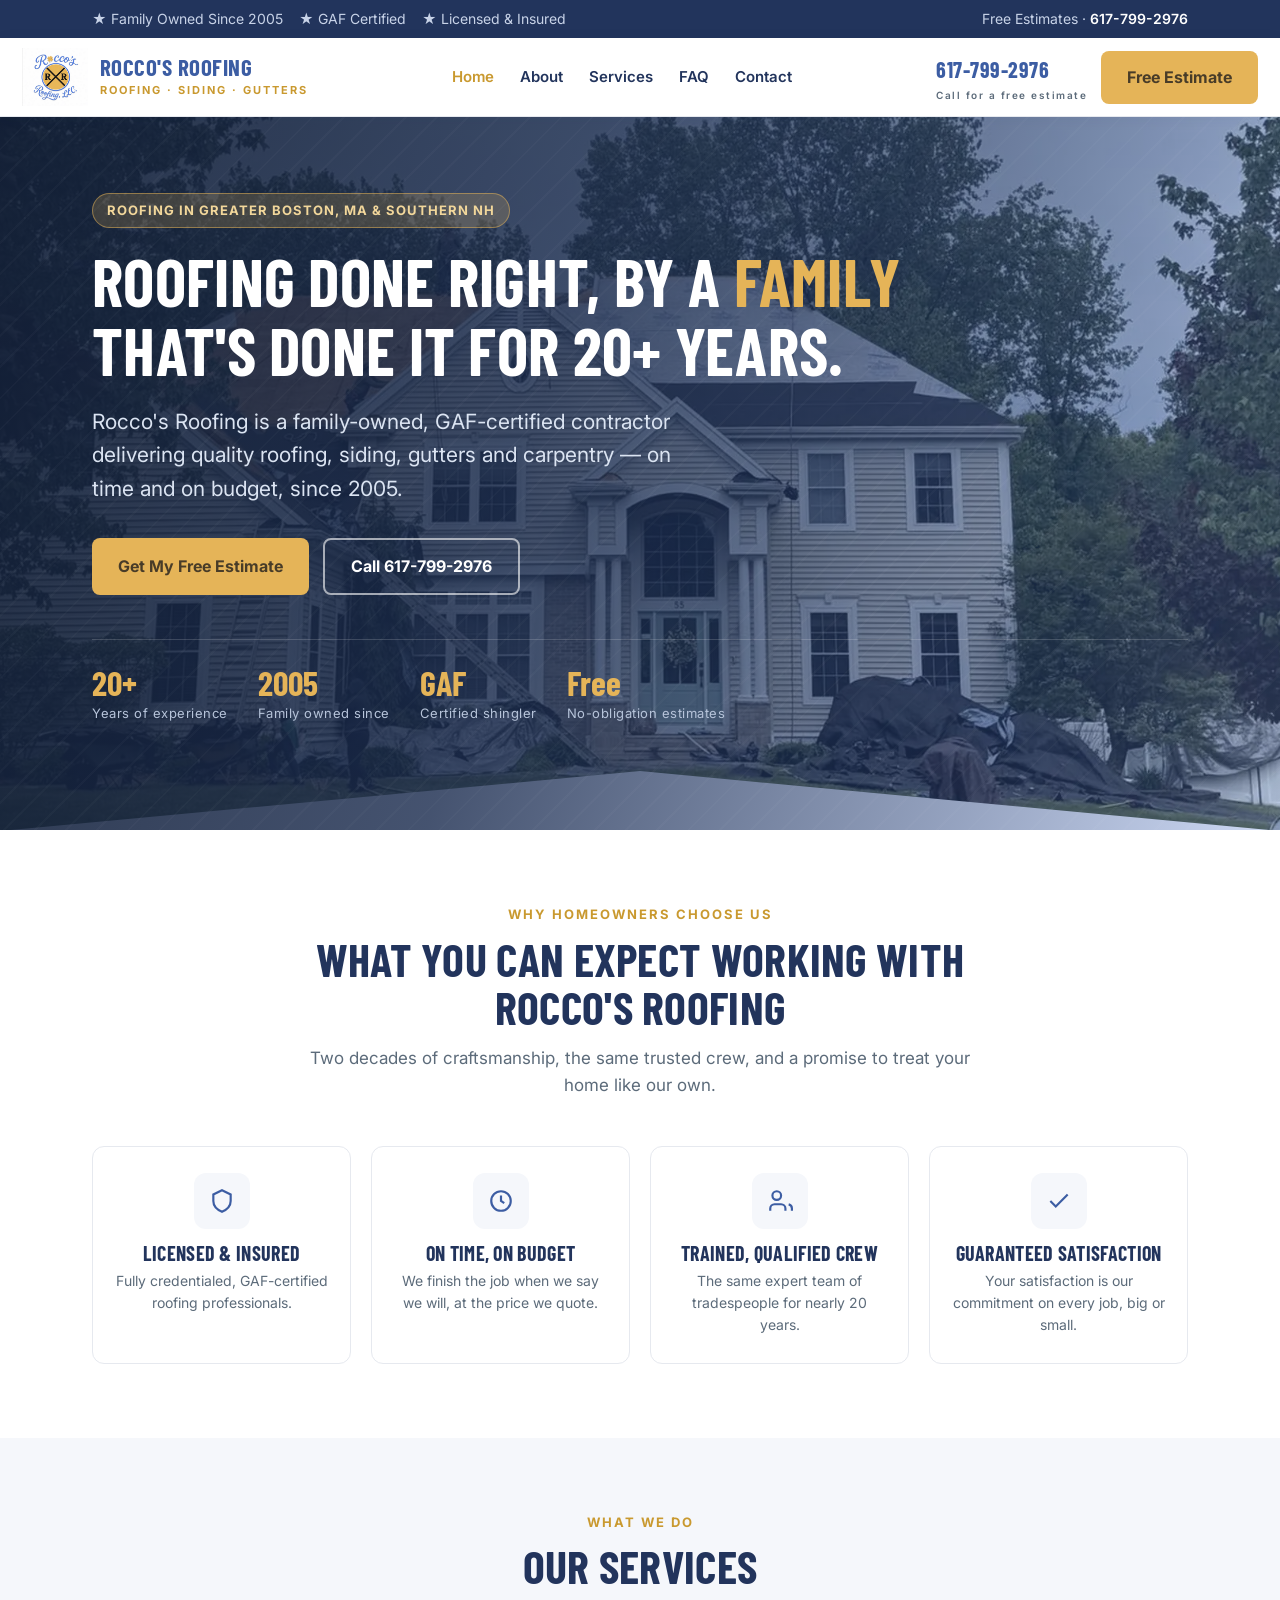
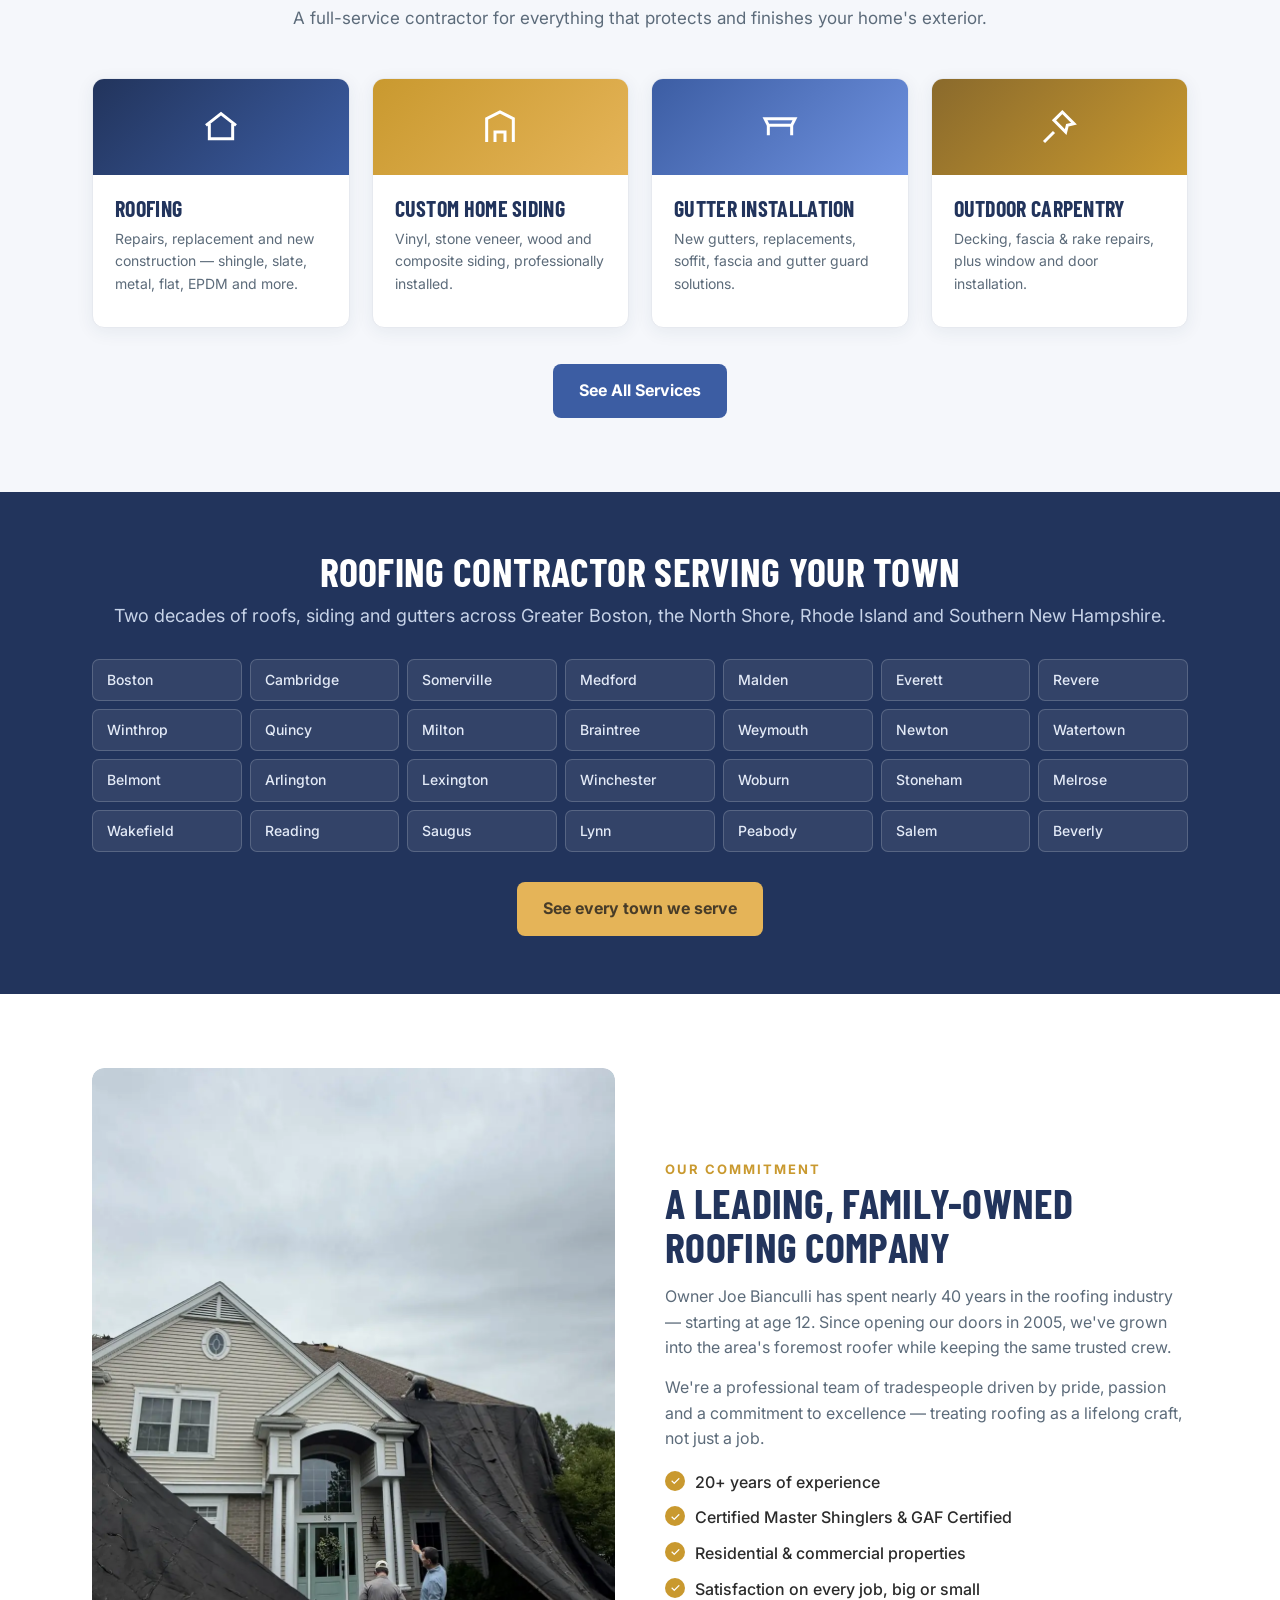
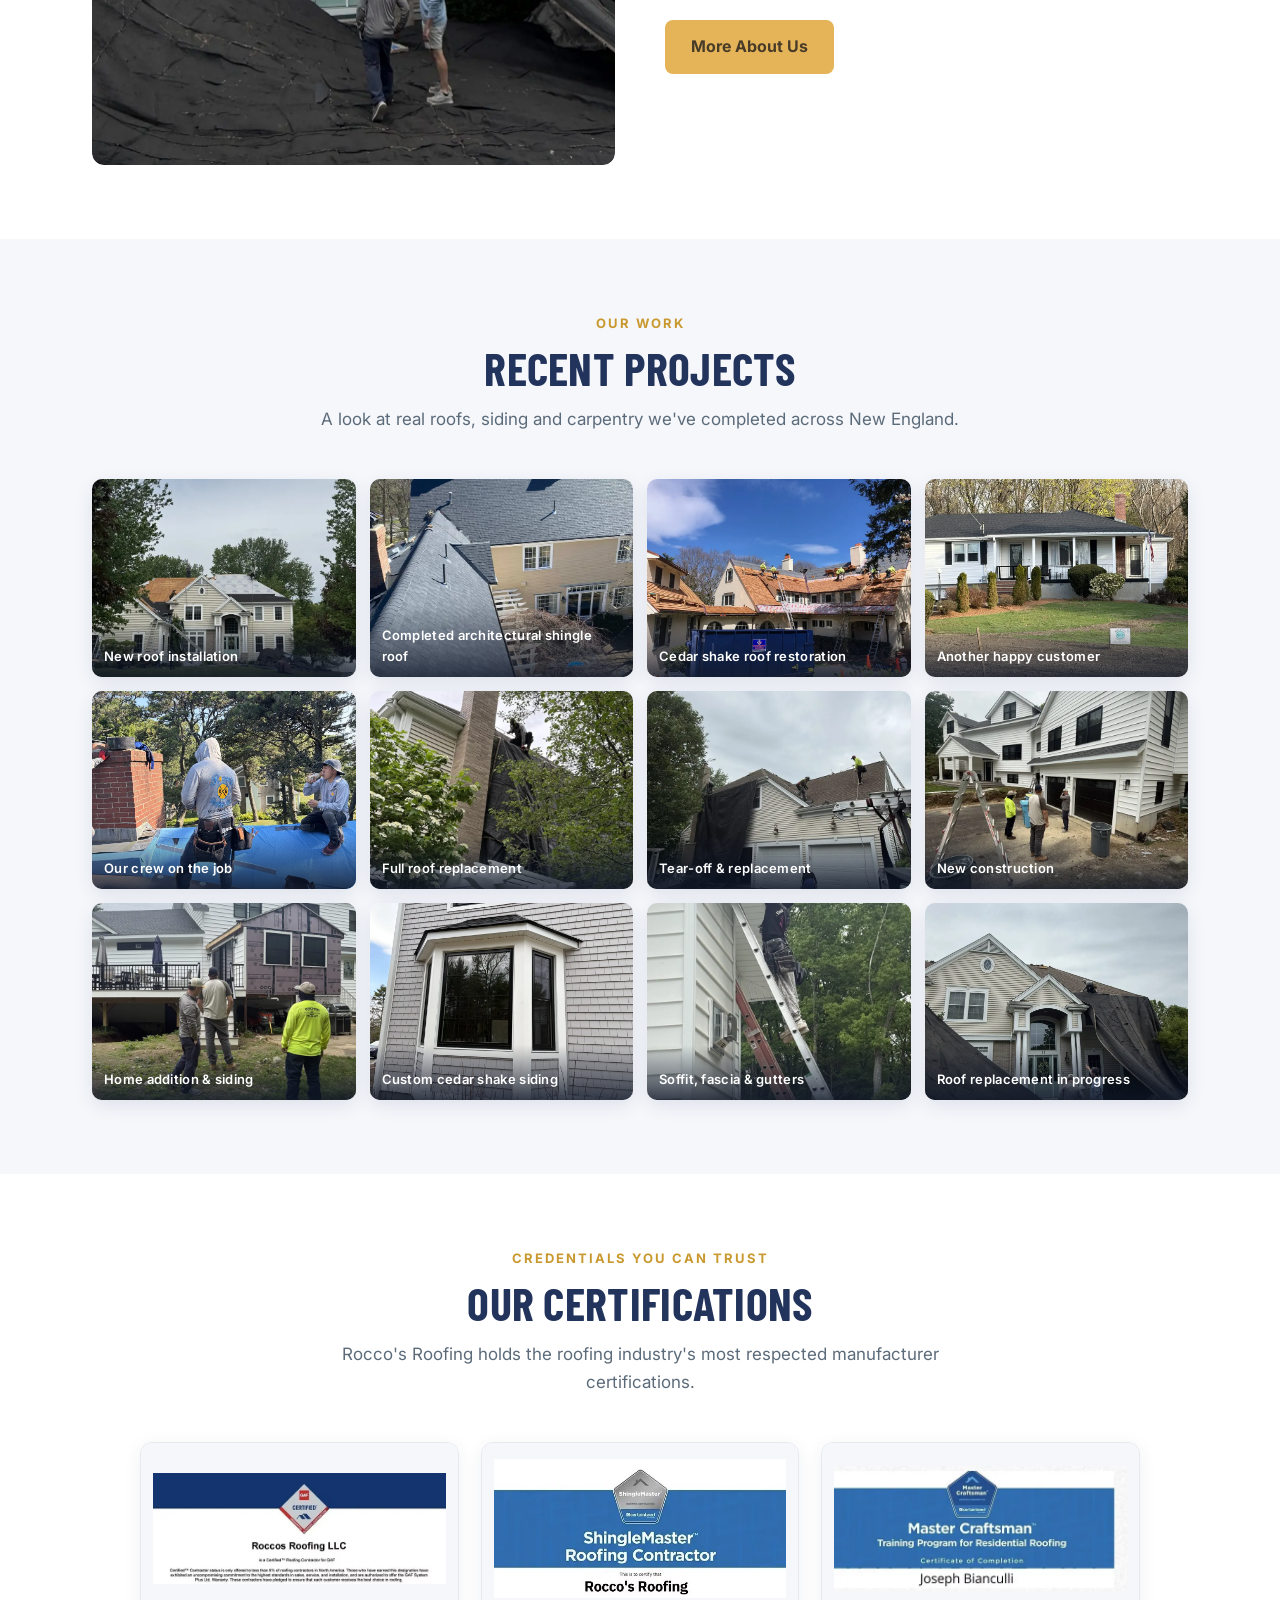
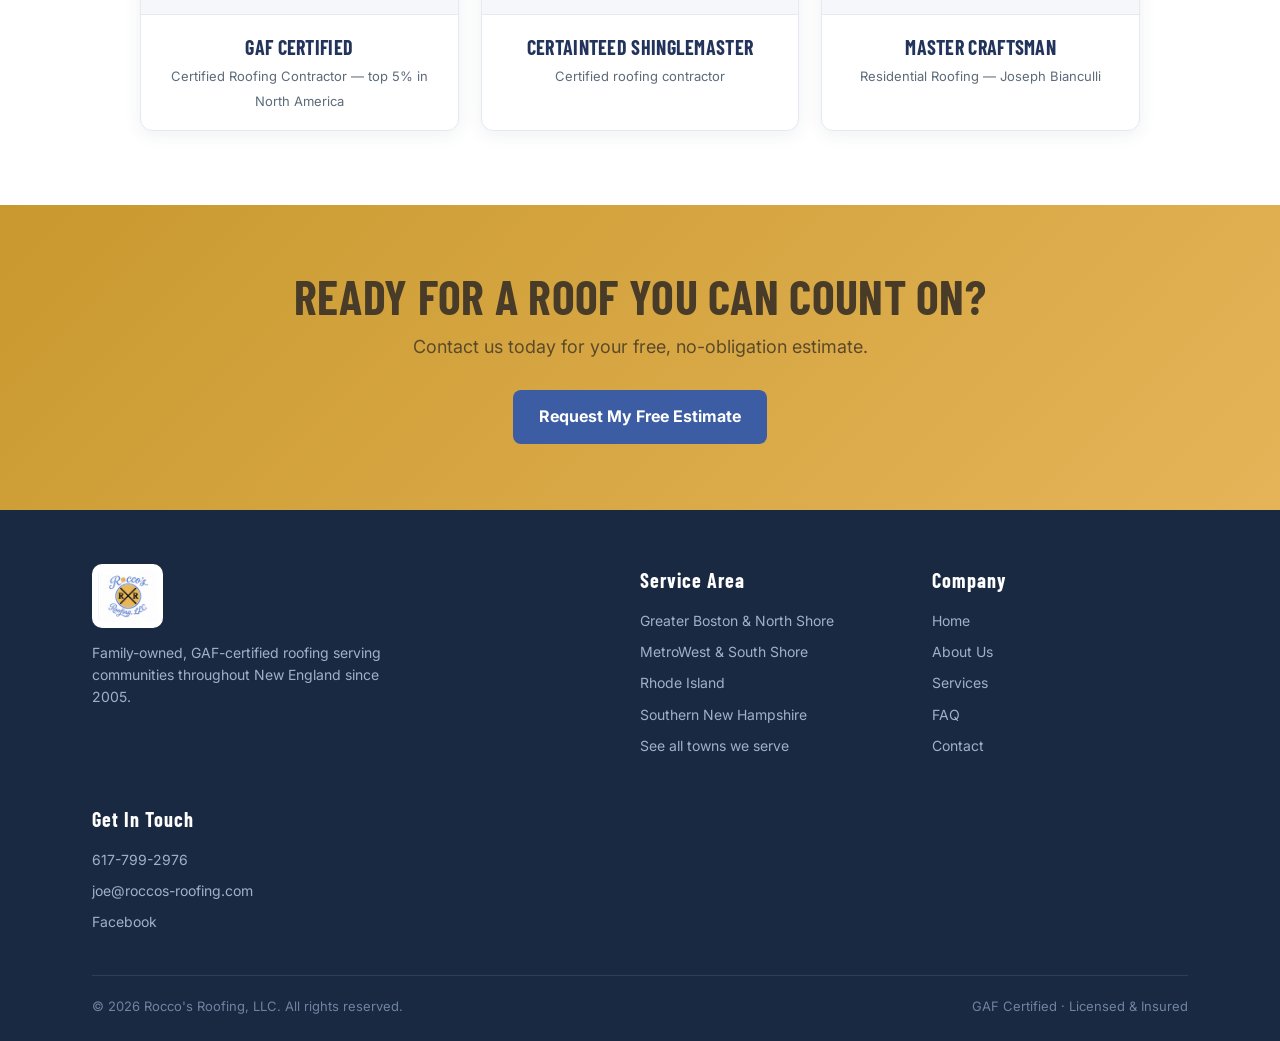
<file: index.html>
<!DOCTYPE html>
<html lang="en">
<head>
<meta charset="UTF-8">
<meta name="viewport" content="width=device-width, initial-scale=1.0">
<title>Rocco's Roofing, LLC | Roofing, Siding &amp; Gutters — New England</title>
<meta name="description" content="Family-owned, GAF-certified roofing company serving Massachusetts, Rhode Island &amp; Southern New Hampshire since 2005. Roofing, siding, gutters &amp; carpentry. Free estimates — call 617-799-2976.">
<link rel="icon" href="favicon.ico" sizes="any">
<link rel="icon" type="image/png" sizes="32x32" href="favicon-32.png">
<link rel="icon" type="image/png" sizes="16x16" href="favicon-16.png">
<link rel="apple-touch-icon" href="apple-touch-icon.png">
<link rel="manifest" href="site.webmanifest">
<meta name="theme-color" content="#22345c">
<meta property="og:type" content="website">
<meta property="og:site_name" content="Rocco's Roofing, LLC">
<meta property="og:title" content="Rocco's Roofing, LLC | Roofing, Siding &amp; Gutters — New England">
<meta property="og:description" content="Family-owned, GAF-certified roofing company serving Massachusetts, Rhode Island &amp; Southern New Hampshire since 2005. Roofing, siding, gutters &amp; carpentry. Free estimates — call 617-799-2976.">
<meta property="og:url" content="https://roccosroofing.com/">
<meta property="og:image" content="https://roccosroofing.com/og-image.png">
<meta name="twitter:card" content="summary_large_image">
<meta name="twitter:title" content="Rocco's Roofing, LLC | Roofing, Siding &amp; Gutters — New England">
<meta name="twitter:description" content="Family-owned, GAF-certified roofing company serving Massachusetts, Rhode Island &amp; Southern New Hampshire since 2005. Roofing, siding, gutters &amp; carpentry. Free estimates — call 617-799-2976.">
<meta name="twitter:image" content="https://roccosroofing.com/og-image.png">
<link rel="canonical" href="https://roccosroofing.com/">
<link rel="preconnect" href="https://fonts.googleapis.com">
<link rel="preconnect" href="https://fonts.gstatic.com" crossorigin>
<link href="https://fonts.googleapis.com/css2?family=Barlow+Condensed:wght@600;700&family=Inter:wght@400;500;600;700&display=swap" rel="stylesheet">
<link rel="stylesheet" href="style.css">
<!-- The hero photo is the largest thing on the page, so tell the browser to start
     it immediately instead of waiting until the stylesheet has parsed. -->
<link rel="preload" as="image" href="images/hero.webp" type="image/webp" fetchpriority="high">
<script type="application/ld+json">
{
  "@context": "https://schema.org",
  "@type": "RoofingContractor",
  "name": "Rocco's Roofing, LLC",
  "url": "https://roccosroofing.com/",
  "image": "https://roccosroofing.com/og-image.png",
  "logo": "https://roccosroofing.com/icon-512.png",
  "telephone": "+1-617-799-2976",
  "email": "joe@roccos-roofing.com",
  "founder": "Joe Bianculli",
  "foundingDate": "2005",
  "priceRange": "$$",
  "description": "Family-owned, GAF-certified roofing company serving Massachusetts, Rhode Island and Southern New Hampshire since 2005. Roofing, siding, gutters and carpentry.",
  "areaServed": [
    { "@type": "City", "name": "Boston", "addressRegion": "MA" },
    { "@type": "City", "name": "Cambridge", "addressRegion": "MA" },
    { "@type": "City", "name": "Somerville", "addressRegion": "MA" },
    { "@type": "City", "name": "Medford", "addressRegion": "MA" },
    { "@type": "City", "name": "Quincy", "addressRegion": "MA" },
    { "@type": "City", "name": "Newton", "addressRegion": "MA" },
    { "@type": "City", "name": "Arlington", "addressRegion": "MA" },
    { "@type": "City", "name": "Woburn", "addressRegion": "MA" },
    { "@type": "City", "name": "Lynn", "addressRegion": "MA" },
    { "@type": "City", "name": "Salem", "addressRegion": "MA" },
    { "@type": "State", "name": "Massachusetts" },
    { "@type": "State", "name": "Rhode Island" },
    { "@type": "State", "name": "New Hampshire" }
  ],
  "hasOfferCatalog": {
    "@type": "OfferCatalog",
    "name": "Roofing & Exterior Services",
    "itemListElement": [
      { "@type": "Offer", "itemOffered": { "@type": "Service", "name": "Roof Repair & Installation" } },
      { "@type": "Offer", "itemOffered": { "@type": "Service", "name": "Custom Home Siding" } },
      { "@type": "Offer", "itemOffered": { "@type": "Service", "name": "Gutter Installation" } },
      { "@type": "Offer", "itemOffered": { "@type": "Service", "name": "Outdoor Carpentry" } }
    ]
  },
  "knowsAbout": ["Roofing", "Roof Repair", "Siding", "Gutters", "Carpentry"],
  "sameAs": ["https://facebook.com/RoccosroofingLLC"]
}

</script>
</head>
<body>
<a class="skip-link" href="#main">Skip to main content</a>
<div class="topbar"><div class="wrap">
  <div class="badges"><span>★ Family Owned Since 2005</span><span>★ GAF Certified</span><span>★ Licensed &amp; Insured</span></div>
  <div>Free Estimates · <a href="tel:+16177992976">617-799-2976</a></div>
</div></div>

<header><div class="nav">
  <a class="brand" href="index.html"><img src="logo.png" alt="Rocco's Roofing, LLC logo" width="66" height="58"><span class="bt"><b>Rocco's Roofing</b><small>Roofing · Siding · Gutters</small></span></a>
  <nav class="menu" id="menu" aria-label="Main">
    <a href="index.html" class="active">Home</a>
    <a href="about.html">About</a>
    <a href="services.html">Services</a>
    <a href="faq.html">FAQ</a>
    <a href="contact.html">Contact</a>
  </nav>
  <div class="nav-cta">
    <a class="phone-link" href="tel:+16177992976">617-799-2976<span>Call for a free estimate</span></a>
    <a class="btn btn-gold" href="contact.html">Free Estimate</a>
    <button class="hamburger" id="burger" type="button" aria-label="Open menu" aria-expanded="false" aria-controls="menu"><span></span><span></span><span></span></button>
  </div>
</div></header>

<main id="main">
<section class="hero">
<picture class="hero-bg">
  <source srcset="images/hero.webp" type="image/webp">
  <img src="images/hero.jpg" alt="The Rocco's Roofing crew replacing the roof on a New England colonial home" width="1800" height="900" fetchpriority="high" decoding="async">
</picture>
<div class="wrap">
  <span class="eyebrow">Roofing in Greater Boston, MA &amp; Southern NH</span>
  <h1>Roofing done right, by a <em>family</em> that's done it for 20+ years.</h1>
  <p class="lead">Rocco's Roofing is a family-owned, GAF-certified contractor delivering quality roofing, siding, gutters and carpentry — on time and on budget, since 2005.</p>
  <div class="cta-row">
    <a class="btn btn-gold" href="contact.html">Get My Free Estimate</a>
    <a class="btn btn-ghost" href="tel:+16177992976">Call 617-799-2976</a>
  </div>
  <div class="trust">
    <div><b>20+</b><small>Years of experience</small></div>
    <div><b>2005</b><small>Family owned since</small></div>
    <div><b>GAF</b><small>Certified shingler</small></div>
    <div><b>Free</b><small>No-obligation estimates</small></div>
  </div>
</div>
<svg class="roofline" viewBox="0 0 1440 70" preserveAspectRatio="none"><path fill="#ffffff" d="M0,70 L720,10 L1440,70 Z"></path></svg>
</section>

<section class="pad"><div class="wrap">
  <div class="sec-head"><div class="kick">Why homeowners choose us</div><h2>What you can expect working with Rocco's Roofing</h2><p>Two decades of craftsmanship, the same trusted crew, and a promise to treat your home like our own.</p></div>
  <div class="features">
    <div class="feature"><div class="ic"><svg width="26" height="26" viewBox="0 0 24 24" fill="none" stroke="currentColor" stroke-width="2"><path d="M12 2l8 4v6c0 5-3.5 8-8 10-4.5-2-8-5-8-10V6z"/></svg></div><h3>Licensed &amp; Insured</h3><p>Fully credentialed, GAF-certified roofing professionals.</p></div>
    <div class="feature"><div class="ic"><svg width="26" height="26" viewBox="0 0 24 24" fill="none" stroke="currentColor" stroke-width="2"><circle cx="12" cy="12" r="9"/><path d="M12 7v5l3 2"/></svg></div><h3>On Time, On Budget</h3><p>We finish the job when we say we will, at the price we quote.</p></div>
    <div class="feature"><div class="ic"><svg width="26" height="26" viewBox="0 0 24 24" fill="none" stroke="currentColor" stroke-width="2"><path d="M17 21v-2a4 4 0 00-4-4H7a4 4 0 00-4 4v2"/><circle cx="9" cy="7" r="4"/><path d="M23 21v-2a4 4 0 00-3-3.87"/></svg></div><h3>Trained, Qualified Crew</h3><p>The same expert team of tradespeople for nearly 20 years.</p></div>
    <div class="feature"><div class="ic"><svg width="26" height="26" viewBox="0 0 24 24" fill="none" stroke="currentColor" stroke-width="2"><path d="M20 6L9 17l-5-5"/></svg></div><h3>Guaranteed Satisfaction</h3><p>Your satisfaction is our commitment on every job, big or small.</p></div>
  </div>
</div></section>

<section class="pad services"><div class="wrap">
  <div class="sec-head"><div class="kick">What we do</div><h2>Our Services</h2><p>A full-service contractor for everything that protects and finishes your home's exterior.</p></div>
  <div class="svc-grid">
    <div class="svc a"><div class="top"><svg width="40" height="40" viewBox="0 0 24 24" fill="none" stroke="#fff" stroke-width="1.8"><path d="M3 11l9-7 9 7"/><path d="M5 10v9h14v-9"/></svg></div><div class="body"><h3>Roofing</h3><p>Repairs, replacement and new construction — shingle, slate, metal, flat, EPDM and more.</p></div></div>
    <div class="svc b"><div class="top"><svg width="40" height="40" viewBox="0 0 24 24" fill="none" stroke="#fff" stroke-width="1.8"><path d="M4 21V7l8-4 8 4v14"/><path d="M9 21v-6h6v6"/></svg></div><div class="body"><h3>Custom Home Siding</h3><p>Vinyl, stone veneer, wood and composite siding, professionally installed.</p></div></div>
    <div class="svc c"><div class="top"><svg width="40" height="40" viewBox="0 0 24 24" fill="none" stroke="#fff" stroke-width="1.8"><path d="M3 7h18l-2 4H5z"/><path d="M5 11v6"/><path d="M19 11v6"/></svg></div><div class="body"><h3>Gutter Installation</h3><p>New gutters, replacements, soffit, fascia and gutter guard solutions.</p></div></div>
    <div class="svc d"><div class="top"><svg width="40" height="40" viewBox="0 0 24 24" fill="none" stroke="#fff" stroke-width="1.8"><path d="M14 3l7 7-4 1-1 4-7-7z"/><path d="M9 15l-6 6"/></svg></div><div class="body"><h3>Outdoor Carpentry</h3><p>Decking, fascia &amp; rake repairs, plus window and door installation.</p></div></div>
  </div>
  <div style="text-align:center;margin-top:36px"><a class="btn btn-blue" href="services.html">See All Services</a></div>
</div></section>

<!-- Local SEO: people search "roofer in <their town>", not "roofer in New England".
     TODO(Rocco): trim this to the towns you actually drive to — an accurate short
     list beats a long one, and every town here should be somewhere you'd take a job. -->
<section class="area"><div class="wrap">
  <h2>Roofing Contractor Serving Your Town</h2>
  <p>Two decades of roofs, siding and gutters across Greater Boston, the North Shore, Rhode Island and Southern New Hampshire.</p>
  <ul class="towns">
    <li>Boston</li><li>Cambridge</li><li>Somerville</li><li>Medford</li>
    <li>Malden</li><li>Everett</li><li>Revere</li><li>Winthrop</li>
    <li>Quincy</li><li>Milton</li><li>Braintree</li><li>Weymouth</li>
    <li>Newton</li><li>Watertown</li><li>Belmont</li><li>Arlington</li>
    <li>Lexington</li><li>Winchester</li><li>Woburn</li><li>Stoneham</li>
    <li>Melrose</li><li>Wakefield</li><li>Reading</li><li>Saugus</li>
    <li>Lynn</li><li>Peabody</li><li>Salem</li><li>Beverly</li>
  </ul>
  <a class="btn btn-gold" href="service-area.html">See every town we serve</a>
</div></section>

<section class="pad"><div class="wrap split">
  <div class="imgcard photo"><picture><source srcset="images/work-colonial-crew.webp" type="image/webp"><img src="images/work-colonial-crew.jpg" alt="Rocco's Roofing crew replacing a roof on a colonial home" width="1050" height="1400" loading="lazy" decoding="async"></picture></div>
  <div>
    <div class="kick">Our Commitment</div>
    <h2>A leading, family-owned roofing company</h2>
    <p>Owner Joe Bianculli has spent nearly 40 years in the roofing industry — starting at age 12. Since opening our doors in 2005, we've grown into the area's foremost roofer while keeping the same trusted crew.</p>
    <p>We're a professional team of tradespeople driven by pride, passion and a commitment to excellence — treating roofing as a lifelong craft, not just a job.</p>
    <ul><li>20+ years of experience</li><li>Certified Master Shinglers &amp; GAF Certified</li><li>Residential &amp; commercial properties</li><li>Satisfaction on every job, big or small</li></ul>
    <a class="btn btn-gold" href="about.html">More About Us</a>
  </div>
</div></section>

<section class="pad services"><div class="wrap">
  <div class="sec-head"><div class="kick">Our Work</div><h2>Recent Projects</h2><p>A look at real roofs, siding and carpentry we've completed across New England.</p></div>
  <div class="gallery">
    <a href="images/work-colonial-newroof.jpg" class="lb"><span class="ph"></span><picture><source srcset="images/work-colonial-newroof.webp" type="image/webp"><img src="images/work-colonial-newroof.jpg" alt="New roof installation on a large colonial home" loading="lazy" width="750" height="1000"></picture><span class="cap">New roof installation</span></a>
    <a href="images/work-finished-roof.jpg" class="lb"><span class="ph"></span><picture><source srcset="images/work-finished-roof.webp" type="image/webp"><img src="images/work-finished-roof.jpg" alt="Completed architectural shingle roof" loading="lazy" width="750" height="1000"></picture><span class="cap">Completed architectural shingle roof</span></a>
    <a href="images/work-cedar-mansion.jpg" class="lb"><span class="ph"></span><picture><source srcset="images/work-cedar-mansion.webp" type="image/webp"><img src="images/work-cedar-mansion.jpg" alt="Cedar shake roof restoration on a large estate" loading="lazy" width="1000" height="750"></picture><span class="cap">Cedar shake roof restoration</span></a>
    <a href="images/work-ranch-sign.jpg" class="lb"><span class="ph"></span><picture><source srcset="images/work-ranch-sign.webp" type="image/webp"><img src="images/work-ranch-sign.jpg" alt="Finished roof with Rocco's Roofing lawn sign" loading="lazy" width="1000" height="750"></picture><span class="cap">Another happy customer</span></a>
    <a href="images/crew-branded.jpg" class="lb"><span class="ph"></span><picture><source srcset="images/crew-branded.webp" type="image/webp"><img src="images/crew-branded.jpg" alt="Rocco's Roofing crew on the job" loading="lazy" width="1050" height="1400"></picture><span class="cap">Our crew on the job</span></a>
    <a href="images/work-chimney.jpg" class="lb"><span class="ph"></span><picture><source srcset="images/work-chimney.webp" type="image/webp"><img src="images/work-chimney.jpg" alt="Full roof replacement around a brick chimney" loading="lazy" width="750" height="1000"></picture><span class="cap">Full roof replacement</span></a>
    <a href="images/work-garage-crew.jpg" class="lb"><span class="ph"></span><picture><source srcset="images/work-garage-crew.webp" type="image/webp"><img src="images/work-garage-crew.jpg" alt="Roof tear-off and replacement in progress" loading="lazy" width="750" height="1000"></picture><span class="cap">Tear-off &amp; replacement</span></a>
    <a href="images/work-farmhouse.jpg" class="lb"><span class="ph"></span><picture><source srcset="images/work-farmhouse.webp" type="image/webp"><img src="images/work-farmhouse.jpg" alt="New construction roofing and siding" loading="lazy" width="750" height="1000"></picture><span class="cap">New construction</span></a>
    <a href="images/work-addition.jpg" class="lb"><span class="ph"></span><picture><source srcset="images/work-addition.webp" type="image/webp"><img src="images/work-addition.jpg" alt="Home addition framing and siding" loading="lazy" width="750" height="1000"></picture><span class="cap">Home addition &amp; siding</span></a>
    <a href="images/work-siding-window.jpg" class="lb"><span class="ph"></span><picture><source srcset="images/work-siding-window.webp" type="image/webp"><img src="images/work-siding-window.jpg" alt="Custom cedar shake siding around a bay window" loading="lazy" width="1000" height="750"></picture><span class="cap">Custom cedar shake siding</span></a>
    <a href="images/work-soffit.jpg" class="lb"><span class="ph"></span><picture><source srcset="images/work-soffit.webp" type="image/webp"><img src="images/work-soffit.jpg" alt="Soffit, fascia and gutter carpentry work" loading="lazy" width="750" height="1000"></picture><span class="cap">Soffit, fascia &amp; gutters</span></a>
    <a href="images/work-colonial-crew.jpg" class="lb"><span class="ph"></span><picture><source srcset="images/work-colonial-crew.webp" type="image/webp"><img src="images/work-colonial-crew.jpg" alt="Roof replacement in progress on a colonial" loading="lazy" width="1050" height="1400"></picture><span class="cap">Roof replacement in progress</span></a>
  </div>
</div></section>

<section class="pad"><div class="wrap">
  <div class="sec-head"><div class="kick">Credentials you can trust</div><h2>Our Certifications</h2><p>Rocco's Roofing holds the roofing industry's most respected manufacturer certifications.</p></div>
  <div class="certs">
    <div class="cert"><picture><source srcset="images/cert-gaf.webp" type="image/webp"><img src="images/cert-gaf.jpg" alt="GAF Certified Roofing Contractor - Roccos Roofing LLC" loading="lazy" width="696" height="264"></picture><div class="lab"><b>GAF Certified</b><span>Certified Roofing Contractor &mdash; top 5% in North America</span></div></div>
    <div class="cert"><picture><source srcset="images/cert-shinglemaster.webp" type="image/webp"><img src="images/cert-shinglemaster.jpg" alt="CertainTeed ShingleMaster Roofing Contractor - Rocco's Roofing" loading="lazy" width="556" height="264"></picture><div class="lab"><b>CertainTeed ShingleMaster</b><span>Certified roofing contractor</span></div></div>
    <div class="cert"><picture><source srcset="images/cert-master-craftsman.webp" type="image/webp"><img src="images/cert-master-craftsman.jpg" alt="CertainTeed Master Craftsman certificate - Joseph Bianculli" loading="lazy" width="600" height="256"></picture><div class="lab"><b>Master Craftsman</b><span>Residential Roofing &mdash; Joseph Bianculli</span></div></div>
  </div>
</div></section>

<!-- ===========================================================================
     TESTIMONIALS — the single biggest thing still missing from this site.
     Homeowners spending $15k on a roof read reviews before they call anyone.

     This is left empty on purpose: real quotes from real customers only. Once
     Rocco sends you 3, delete this comment block and uncomment the section
     below, then add the matching "review" + "aggregateRating" to the
     LocalBusiness JSON-LD at the top of this file so the stars can show up in
     Google results. Never invent these — fake reviews are illegal (FTC) and
     Google penalises review markup it can't verify.

<section class="pad"><div class="wrap">
  <div class="sec-head"><div class="kick">What homeowners say</div><h2>Reviews</h2></div>
  <div class="quotes">
    <blockquote class="quote">
      <p>Their crew tore off and replaced our roof in a single day and you'd never know they were here.</p>
      <cite>First Last — Town, MA</cite>
    </blockquote>
  </div>
</div></section>
     =========================================================================== -->

<section class="final"><div class="wrap">
  <h2>Ready for a roof you can count on?</h2>
  <p>Contact us today for your free, no-obligation estimate.</p>
  <a class="btn btn-blue" href="contact.html">Request My Free Estimate</a>
</div></section>

</main>

<footer><div class="wrap">
  <div class="foot-grid">
    <div>
      <a class="brand" href="index.html"><img src="logo.png" alt="Rocco's Roofing, LLC" width="72" height="64" loading="lazy"></a>
      <p style="max-width:320px;margin-top:14px">Family-owned, GAF-certified roofing serving communities throughout New England since 2005.</p>
    </div>
    <div><h4>Service Area</h4><ul><li>Greater Boston &amp; North Shore</li><li>MetroWest &amp; South Shore</li><li>Rhode Island</li><li>Southern New Hampshire</li><li><a href="service-area.html">See all towns we serve</a></li></ul></div>
    <div><h4>Company</h4><ul><li><a href="index.html">Home</a></li><li><a href="about.html">About Us</a></li><li><a href="services.html">Services</a></li><li><a href="faq.html">FAQ</a></li><li><a href="contact.html">Contact</a></li></ul></div>
    <div><h4>Get In Touch</h4><ul><li><a href="tel:+16177992976">617-799-2976</a></li><li><a href="mailto:joe@roccos-roofing.com">joe@roccos-roofing.com</a></li><li><a href="https://facebook.com/RoccosroofingLLC" target="_blank" rel="noopener">Facebook</a></li><!-- TODO(Rocco): paste your Google Business Profile link here so review stars can show in search.
           <li><a href="https://g.page/YOUR-PROFILE" target="_blank" rel="noopener">Google Reviews</a></li> --></ul></div>
  </div>
  <div class="foot-bottom"><div>© 2026 Rocco's Roofing, LLC. All rights reserved.</div><div>GAF Certified · Licensed &amp; Insured</div></div>
</div></footer>

<script src="site.js" defer></script>
</body>
</html>
</file>
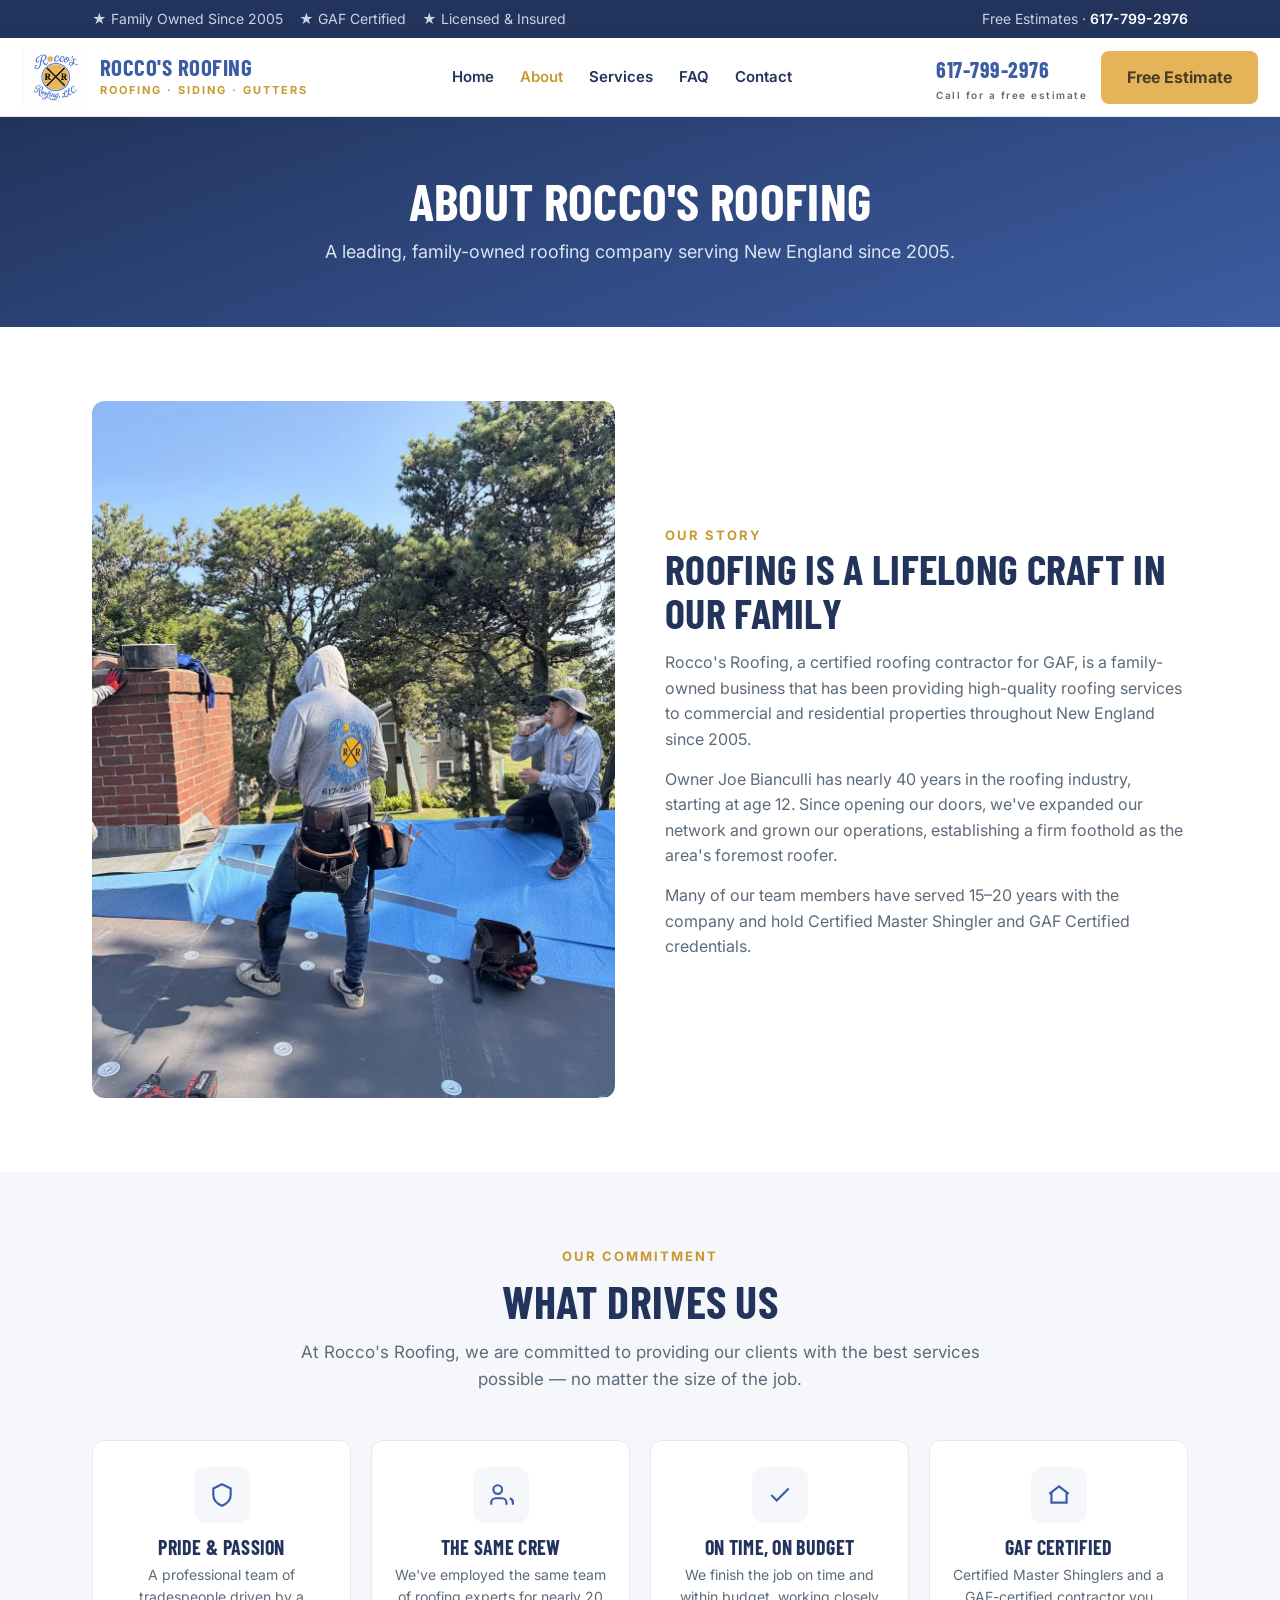
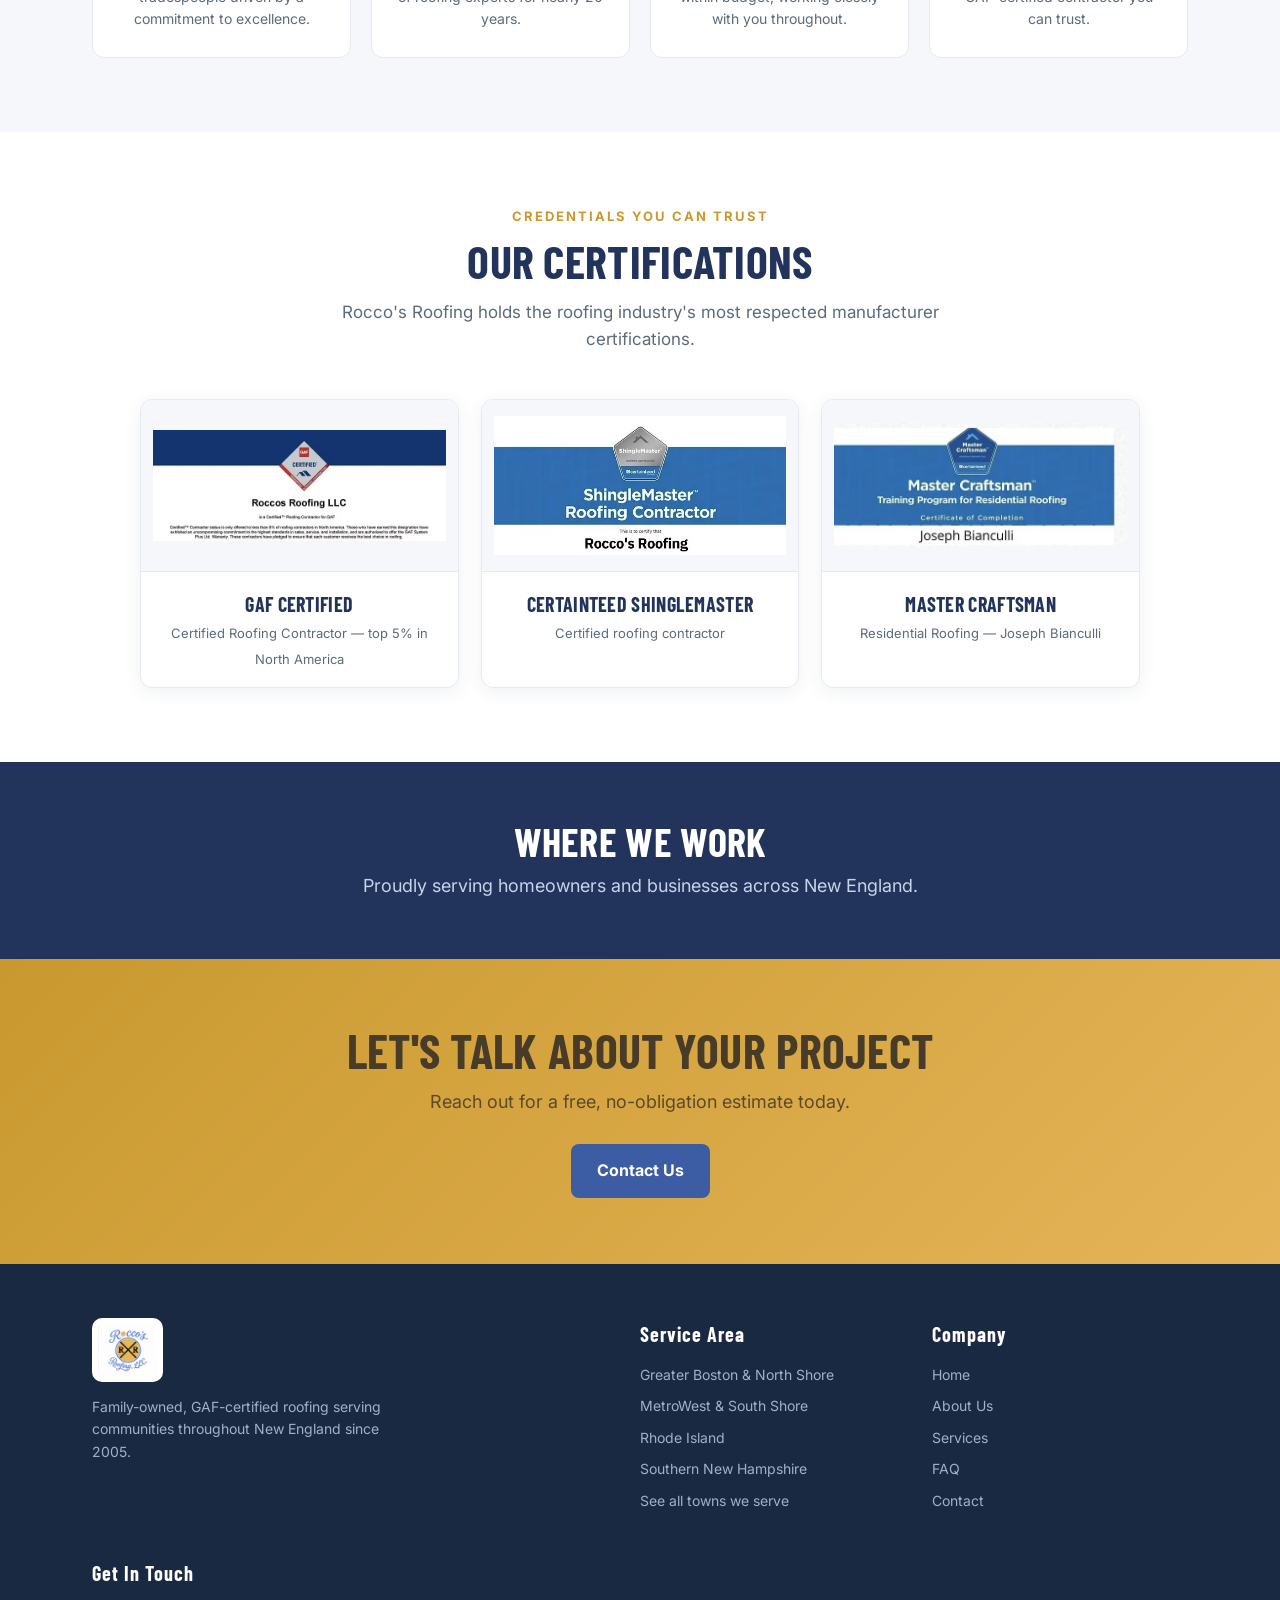
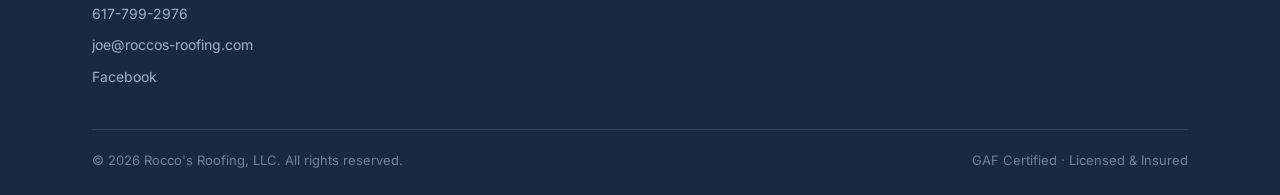
<file: about.html>
<!DOCTYPE html>
<html lang="en">
<head>
<meta charset="UTF-8">
<meta name="viewport" content="width=device-width, initial-scale=1.0">
<title>About Us | Rocco's Roofing, LLC</title>
<meta name="description" content="Family-owned since 2005 and GAF-certified, Rocco's Roofing serves New England with a trusted crew of Certified Master Shinglers. Owner Joe Bianculli has nearly 40 years in roofing.">
<link rel="icon" href="favicon.ico" sizes="any">
<link rel="icon" type="image/png" sizes="32x32" href="favicon-32.png">
<link rel="icon" type="image/png" sizes="16x16" href="favicon-16.png">
<link rel="apple-touch-icon" href="apple-touch-icon.png">
<link rel="manifest" href="site.webmanifest">
<meta name="theme-color" content="#22345c">
<meta property="og:type" content="website">
<meta property="og:site_name" content="Rocco's Roofing, LLC">
<meta property="og:title" content="About Us | Rocco's Roofing, LLC">
<meta property="og:description" content="Family-owned since 2005 and GAF-certified, Rocco's Roofing serves New England with a trusted crew of Certified Master Shinglers. Owner Joe Bianculli has nearly 40 years in roofing.">
<meta property="og:url" content="https://roccosroofing.com/about.html">
<meta property="og:image" content="https://roccosroofing.com/og-image.png">
<meta name="twitter:card" content="summary_large_image">
<meta name="twitter:title" content="About Us | Rocco's Roofing, LLC">
<meta name="twitter:description" content="Family-owned since 2005 and GAF-certified, Rocco's Roofing serves New England with a trusted crew of Certified Master Shinglers. Owner Joe Bianculli has nearly 40 years in roofing.">
<meta name="twitter:image" content="https://roccosroofing.com/og-image.png">
<link rel="canonical" href="https://roccosroofing.com/about.html">
<link rel="preconnect" href="https://fonts.googleapis.com"><link rel="preconnect" href="https://fonts.gstatic.com" crossorigin>
<link href="https://fonts.googleapis.com/css2?family=Barlow+Condensed:wght@600;700&family=Inter:wght@400;500;600;700&display=swap" rel="stylesheet">
<link rel="stylesheet" href="style.css">
</head>
<body>
<a class="skip-link" href="#main">Skip to main content</a>
<div class="topbar"><div class="wrap">
  <div class="badges"><span>★ Family Owned Since 2005</span><span>★ GAF Certified</span><span>★ Licensed &amp; Insured</span></div>
  <div>Free Estimates · <a href="tel:+16177992976">617-799-2976</a></div>
</div></div>
<header><div class="nav">
  <a class="brand" href="index.html"><img src="logo.png" alt="Rocco's Roofing, LLC logo" width="66" height="58"><span class="bt"><b>Rocco's Roofing</b><small>Roofing · Siding · Gutters</small></span></a>
  <nav class="menu" id="menu" aria-label="Main"><a href="index.html">Home</a><a href="about.html" class="active">About</a><a href="services.html">Services</a><a href="faq.html">FAQ</a><a href="contact.html">Contact</a></nav>
  <div class="nav-cta"><a class="phone-link" href="tel:+16177992976">617-799-2976<span>Call for a free estimate</span></a><a class="btn btn-gold" href="contact.html">Free Estimate</a><button class="hamburger" id="burger" type="button" aria-label="Open menu" aria-expanded="false" aria-controls="menu"><span></span><span></span><span></span></button></div>
</div></header>

<main id="main">
<section class="page-hero"><div class="wrap"><h1>About Rocco's Roofing</h1><p>A leading, family-owned roofing company serving New England since 2005.</p></div></section>

<section class="pad"><div class="wrap split">
  <div class="imgcard photo"><picture><source srcset="images/crew-branded.webp" type="image/webp"><img src="images/crew-branded.jpg" alt="The Rocco Roofing crew on a job site in branded gear" width="1050" height="1400" loading="lazy" decoding="async"></picture></div>
  <div>
    <div class="kick">Our Story</div>
    <h2>Roofing is a lifelong craft in our family</h2>
    <p>Rocco's Roofing, a certified roofing contractor for GAF, is a family-owned business that has been providing high-quality roofing services to commercial and residential properties throughout New England since 2005.</p>
    <p>Owner Joe Bianculli has nearly 40 years in the roofing industry, starting at age 12. Since opening our doors, we've expanded our network and grown our operations, establishing a firm foothold as the area's foremost roofer.</p>
    <p>Many of our team members have served 15–20 years with the company and hold Certified Master Shingler and GAF Certified credentials.</p>
  </div>
</div></section>

<section class="pad services"><div class="wrap">
  <div class="sec-head"><div class="kick">Our Commitment</div><h2>What drives us</h2><p>At Rocco's Roofing, we are committed to providing our clients with the best services possible — no matter the size of the job.</p></div>
  <div class="features">
    <div class="feature"><div class="ic"><svg width="26" height="26" viewBox="0 0 24 24" fill="none" stroke="currentColor" stroke-width="2"><path d="M12 2l8 4v6c0 5-3.5 8-8 10-4.5-2-8-5-8-10V6z"/></svg></div><h3>Pride &amp; Passion</h3><p>A professional team of tradespeople driven by a commitment to excellence.</p></div>
    <div class="feature"><div class="ic"><svg width="26" height="26" viewBox="0 0 24 24" fill="none" stroke="currentColor" stroke-width="2"><path d="M17 21v-2a4 4 0 00-4-4H7a4 4 0 00-4 4v2"/><circle cx="9" cy="7" r="4"/><path d="M23 21v-2a4 4 0 00-3-3.87"/></svg></div><h3>The Same Crew</h3><p>We've employed the same team of roofing experts for nearly 20 years.</p></div>
    <div class="feature"><div class="ic"><svg width="26" height="26" viewBox="0 0 24 24" fill="none" stroke="currentColor" stroke-width="2"><path d="M20 6L9 17l-5-5"/></svg></div><h3>On Time, On Budget</h3><p>We finish the job on time and within budget, working closely with you throughout.</p></div>
    <div class="feature"><div class="ic"><svg width="26" height="26" viewBox="0 0 24 24" fill="none" stroke="currentColor" stroke-width="2"><path d="M3 11l9-7 9 7"/><path d="M5 10v9h14v-9"/></svg></div><h3>GAF Certified</h3><p>Certified Master Shinglers and a GAF-certified contractor you can trust.</p></div>
  </div>
</div></section>

<section class="pad"><div class="wrap">
  <div class="sec-head"><div class="kick">Credentials you can trust</div><h2>Our Certifications</h2><p>Rocco's Roofing holds the roofing industry's most respected manufacturer certifications.</p></div>
  <div class="certs">
    <div class="cert"><picture><source srcset="images/cert-gaf.webp" type="image/webp"><img src="images/cert-gaf.jpg" alt="GAF Certified Roofing Contractor - Roccos Roofing LLC" loading="lazy" width="696" height="264"></picture><div class="lab"><b>GAF Certified</b><span>Certified Roofing Contractor &mdash; top 5% in North America</span></div></div>
    <div class="cert"><picture><source srcset="images/cert-shinglemaster.webp" type="image/webp"><img src="images/cert-shinglemaster.jpg" alt="CertainTeed ShingleMaster Roofing Contractor - Rocco's Roofing" loading="lazy" width="556" height="264"></picture><div class="lab"><b>CertainTeed ShingleMaster</b><span>Certified roofing contractor</span></div></div>
    <div class="cert"><picture><source srcset="images/cert-master-craftsman.webp" type="image/webp"><img src="images/cert-master-craftsman.jpg" alt="CertainTeed Master Craftsman certificate - Joseph Bianculli" loading="lazy" width="600" height="256"></picture><div class="lab"><b>Master Craftsman</b><span>Residential Roofing &mdash; Joseph Bianculli</span></div></div>
  </div>
</div></section>

<section class="area"><div class="wrap">
  <h2>Where We Work</h2><p>Proudly serving homeowners and businesses across New England.</p>
</div></section>

<section class="final"><div class="wrap">
  <h2>Let's talk about your project</h2><p>Reach out for a free, no-obligation estimate today.</p>
  <a class="btn btn-blue" href="contact.html">Contact Us</a>
</div></section>

</main>

<footer><div class="wrap">
  <div class="foot-grid">
    <div><a class="brand" href="index.html"><img src="logo.png" alt="Rocco's Roofing, LLC" width="72" height="64" loading="lazy"></a><p style="max-width:320px;margin-top:14px">Family-owned, GAF-certified roofing serving communities throughout New England since 2005.</p></div>
    <div><h4>Service Area</h4><ul><li>Greater Boston &amp; North Shore</li><li>MetroWest &amp; South Shore</li><li>Rhode Island</li><li>Southern New Hampshire</li><li><a href="service-area.html">See all towns we serve</a></li></ul></div>
    <div><h4>Company</h4><ul><li><a href="index.html">Home</a></li><li><a href="about.html">About Us</a></li><li><a href="services.html">Services</a></li><li><a href="faq.html">FAQ</a></li><li><a href="contact.html">Contact</a></li></ul></div>
    <div><h4>Get In Touch</h4><ul><li><a href="tel:+16177992976">617-799-2976</a></li><li><a href="mailto:joe@roccos-roofing.com">joe@roccos-roofing.com</a></li><li><a href="https://facebook.com/RoccosroofingLLC" target="_blank" rel="noopener">Facebook</a></li><!-- TODO(Rocco): paste your Google Business Profile link here so review stars can show in search.
           <li><a href="https://g.page/YOUR-PROFILE" target="_blank" rel="noopener">Google Reviews</a></li> --></ul></div>
  </div>
  <div class="foot-bottom"><div>© 2026 Rocco's Roofing, LLC. All rights reserved.</div><div>GAF Certified · Licensed &amp; Insured</div></div>
</div></footer>
<script src="site.js" defer></script>
</body>
</html>
</file>
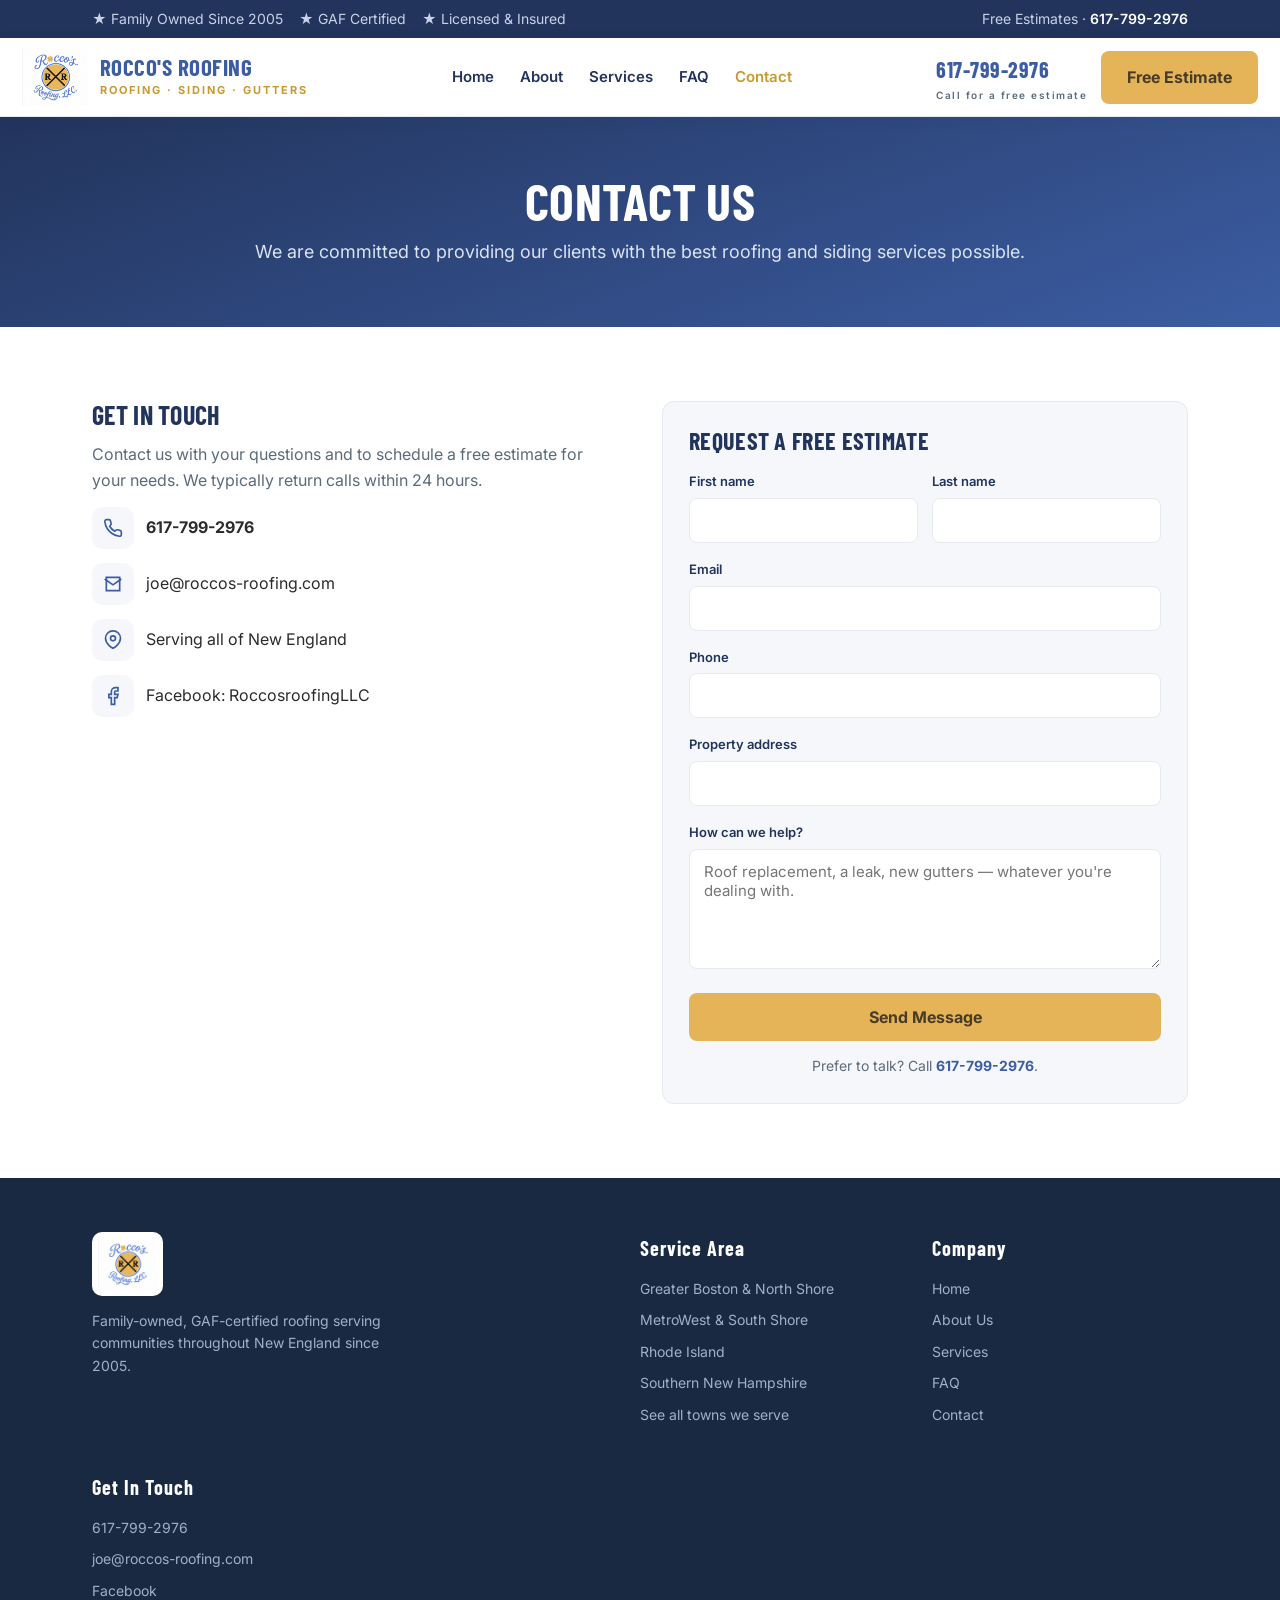
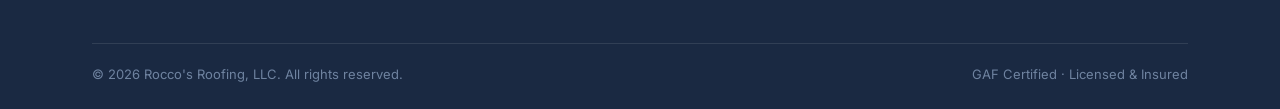
<file: contact.html>
<!DOCTYPE html>
<html lang="en">
<head>
<meta charset="UTF-8">
<meta name="viewport" content="width=device-width, initial-scale=1.0">
<title>Contact Us | Rocco's Roofing, LLC</title>
<meta name="description" content="Contact Rocco's Roofing for a free estimate. Call 617-799-2976 or email joe@roccos-roofing.com. Serving New England.">
<link rel="icon" href="favicon.ico" sizes="any">
<link rel="icon" type="image/png" sizes="32x32" href="favicon-32.png">
<link rel="icon" type="image/png" sizes="16x16" href="favicon-16.png">
<link rel="apple-touch-icon" href="apple-touch-icon.png">
<link rel="manifest" href="site.webmanifest">
<meta name="theme-color" content="#22345c">
<meta property="og:type" content="website">
<meta property="og:site_name" content="Rocco's Roofing, LLC">
<meta property="og:title" content="Contact Us | Rocco's Roofing, LLC">
<meta property="og:description" content="Contact Rocco's Roofing for a free estimate. Call 617-799-2976 or email joe@roccos-roofing.com. Serving New England.">
<meta property="og:url" content="https://roccosroofing.com/contact.html">
<meta property="og:image" content="https://roccosroofing.com/og-image.png">
<meta name="twitter:card" content="summary_large_image">
<meta name="twitter:title" content="Contact Us | Rocco's Roofing, LLC">
<meta name="twitter:description" content="Contact Rocco's Roofing for a free estimate. Call 617-799-2976 or email joe@roccos-roofing.com. Serving New England.">
<meta name="twitter:image" content="https://roccosroofing.com/og-image.png">
<link rel="canonical" href="https://roccosroofing.com/contact.html">
<link rel="preconnect" href="https://fonts.googleapis.com"><link rel="preconnect" href="https://fonts.gstatic.com" crossorigin>
<link href="https://fonts.googleapis.com/css2?family=Barlow+Condensed:wght@600;700&family=Inter:wght@400;500;600;700&display=swap" rel="stylesheet">
<link rel="stylesheet" href="style.css">
</head>
<body>
<a class="skip-link" href="#main">Skip to main content</a>
<div class="topbar"><div class="wrap">
  <div class="badges"><span>★ Family Owned Since 2005</span><span>★ GAF Certified</span><span>★ Licensed &amp; Insured</span></div>
  <div>Free Estimates · <a href="tel:+16177992976">617-799-2976</a></div>
</div></div>
<header><div class="nav">
  <a class="brand" href="index.html"><img src="logo.png" alt="Rocco's Roofing, LLC logo" width="66" height="58"><span class="bt"><b>Rocco's Roofing</b><small>Roofing · Siding · Gutters</small></span></a>
  <nav class="menu" id="menu" aria-label="Main"><a href="index.html">Home</a><a href="about.html">About</a><a href="services.html">Services</a><a href="faq.html">FAQ</a><a href="contact.html" class="active">Contact</a></nav>
  <div class="nav-cta"><a class="phone-link" href="tel:+16177992976">617-799-2976<span>Call for a free estimate</span></a><a class="btn btn-gold" href="#estimate-form">Free Estimate</a><button class="hamburger" id="burger" type="button" aria-label="Open menu" aria-expanded="false" aria-controls="menu"><span></span><span></span><span></span></button></div>
</div></header>

<main id="main">
<section class="page-hero"><div class="wrap"><h1>Contact Us</h1><p>We are committed to providing our clients with the best roofing and siding services possible.</p></div></section>

<section class="pad"><div class="wrap">
  <div class="contact-grid">
    <div class="contact-info">
      <h3>Get in touch</h3>
      <p>Contact us with your questions and to schedule a free estimate for your needs. We typically return calls within 24 hours.</p>
      <div class="row"><span class="ic"><svg width="20" height="20" viewBox="0 0 24 24" fill="none" stroke="currentColor" stroke-width="2"><path d="M22 16.9v3a2 2 0 01-2.2 2 19.8 19.8 0 01-8.6-3 19.5 19.5 0 01-6-6 19.8 19.8 0 01-3-8.6A2 2 0 014.1 2h3a2 2 0 012 1.7c.1.9.3 1.8.6 2.6a2 2 0 01-.5 2.1L8 9.9a16 16 0 006 6l1.5-1.2a2 2 0 012.1-.5c.8.3 1.7.5 2.6.6a2 2 0 011.7 2z"/></svg></span><a href="tel:+16177992976"><strong>617-799-2976</strong></a></div>
      <div class="row"><span class="ic"><svg width="20" height="20" viewBox="0 0 24 24" fill="none" stroke="currentColor" stroke-width="2"><path d="M4 4h16v16H4z"/><path d="M22 6l-10 7L2 6"/></svg></span><a href="mailto:joe@roccos-roofing.com">joe@roccos-roofing.com</a></div>
      <div class="row"><span class="ic"><svg width="20" height="20" viewBox="0 0 24 24" fill="none" stroke="currentColor" stroke-width="2"><path d="M21 10c0 7-9 12-9 12s-9-5-9-12a9 9 0 0118 0z"/><circle cx="12" cy="10" r="3"/></svg></span>Serving all of New England</div>
      <div class="row"><span class="ic"><svg width="20" height="20" viewBox="0 0 24 24" fill="none" stroke="currentColor" stroke-width="2"><path d="M18 2h-3a5 5 0 00-5 5v3H7v4h3v8h4v-8h3l1-4h-4V7a1 1 0 011-1h3z"/></svg></span><a href="https://facebook.com/RoccosroofingLLC" target="_blank" rel="noopener">Facebook: RoccosroofingLLC</a></div>
    </div>
    <!-- Posts to the serverless function in /api, which emails Joe via Resend.
         Without JavaScript the browser posts the form normally and the function
         redirects to thanks.html, so this works either way. -->
    <form class="cf" id="estimate-form" action="/api/contact" method="post">
      <h3 class="cf-title">Request a free estimate</h3>
      <div class="two">
        <div><label for="fn">First name</label><input id="fn" name="first_name" type="text" autocomplete="given-name" required></div>
        <div><label for="ln">Last name</label><input id="ln" name="last_name" type="text" autocomplete="family-name"></div>
      </div>
      <label for="em">Email</label><input id="em" name="email" type="email" autocomplete="email" required>
      <label for="ph">Phone</label><input id="ph" name="phone" type="tel" autocomplete="tel">
      <label for="ad">Property address</label><input id="ad" name="address" type="text" autocomplete="street-address">
      <label for="msg">How can we help?</label><textarea id="msg" name="message" placeholder="Roof replacement, a leak, new gutters — whatever you're dealing with."></textarea>
      <!-- Honeypot. Hidden from people, irresistible to bots; the API drops
           anything that fills it in. Do not add a label or remove aria-hidden. -->
      <div class="hp" aria-hidden="true"><label for="company">Company</label><input id="company" name="company" type="text" tabindex="-1" autocomplete="off"></div>
      <button class="btn btn-gold" type="submit" style="width:100%;justify-content:center">Send Message</button>
      <p class="form-status" id="form-status" role="status" aria-live="polite"></p>
      <p class="cf-alt">Prefer to talk? Call <a href="tel:+16177992976">617-799-2976</a>.</p>
    </form>
  </div>
</div></section>

</main>

<footer><div class="wrap">
  <div class="foot-grid">
    <div><a class="brand" href="index.html"><img src="logo.png" alt="Rocco's Roofing, LLC" width="72" height="64" loading="lazy"></a><p style="max-width:320px;margin-top:14px">Family-owned, GAF-certified roofing serving communities throughout New England since 2005.</p></div>
    <div><h4>Service Area</h4><ul><li>Greater Boston &amp; North Shore</li><li>MetroWest &amp; South Shore</li><li>Rhode Island</li><li>Southern New Hampshire</li><li><a href="service-area.html">See all towns we serve</a></li></ul></div>
    <div><h4>Company</h4><ul><li><a href="index.html">Home</a></li><li><a href="about.html">About Us</a></li><li><a href="services.html">Services</a></li><li><a href="faq.html">FAQ</a></li><li><a href="contact.html">Contact</a></li></ul></div>
    <div><h4>Get In Touch</h4><ul><li><a href="tel:+16177992976">617-799-2976</a></li><li><a href="mailto:joe@roccos-roofing.com">joe@roccos-roofing.com</a></li><li><a href="https://facebook.com/RoccosroofingLLC" target="_blank" rel="noopener">Facebook</a></li><!-- TODO(Rocco): paste your Google Business Profile link here so review stars can show in search.
           <li><a href="https://g.page/YOUR-PROFILE" target="_blank" rel="noopener">Google Reviews</a></li> --></ul></div>
  </div>
  <div class="foot-bottom"><div>© 2026 Rocco's Roofing, LLC. All rights reserved.</div><div>GAF Certified · Licensed &amp; Insured</div></div>
</div></footer>
<script src="site.js" defer></script>
</body>
</html>
</file>
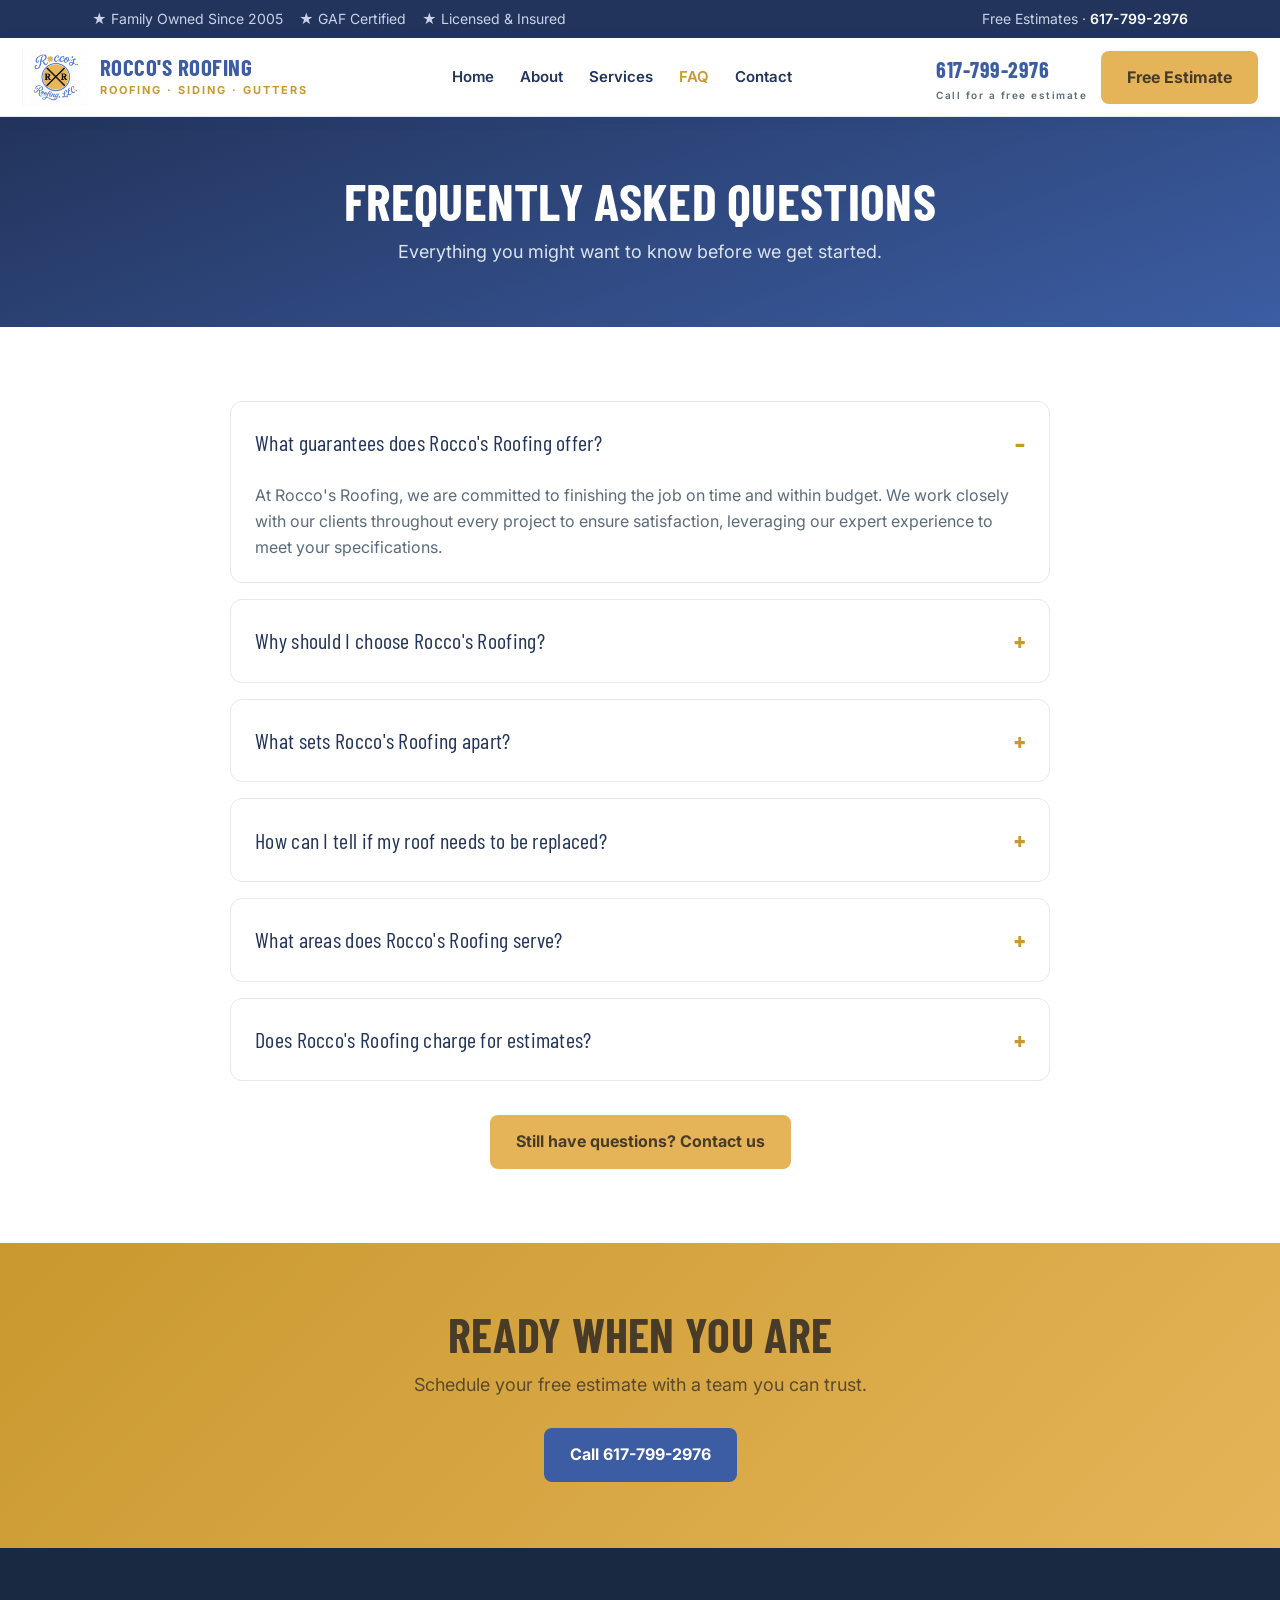
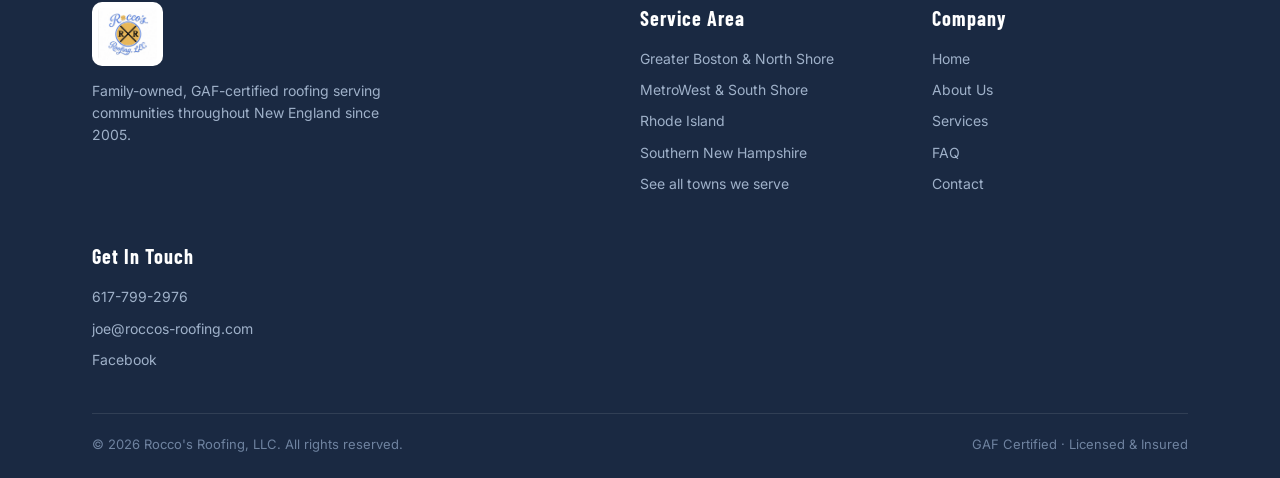
<file: faq.html>
<!DOCTYPE html>
<html lang="en">
<head>
<meta charset="UTF-8">
<meta name="viewport" content="width=device-width, initial-scale=1.0">
<title>FAQ | Rocco's Roofing, LLC</title>
<meta name="description" content="Answers to common questions about Rocco's Roofing — guarantees, why choose us, what sets us apart, and how to tell if your roof needs replacing.">
<link rel="icon" href="favicon.ico" sizes="any">
<link rel="icon" type="image/png" sizes="32x32" href="favicon-32.png">
<link rel="icon" type="image/png" sizes="16x16" href="favicon-16.png">
<link rel="apple-touch-icon" href="apple-touch-icon.png">
<link rel="manifest" href="site.webmanifest">
<meta name="theme-color" content="#22345c">
<meta property="og:type" content="website">
<meta property="og:site_name" content="Rocco's Roofing, LLC">
<meta property="og:title" content="FAQ | Rocco's Roofing, LLC">
<meta property="og:description" content="Answers to common questions about Rocco's Roofing — guarantees, why choose us, what sets us apart, and how to tell if your roof needs replacing.">
<meta property="og:url" content="https://roccosroofing.com/faq.html">
<meta property="og:image" content="https://roccosroofing.com/og-image.png">
<meta name="twitter:card" content="summary_large_image">
<meta name="twitter:title" content="FAQ | Rocco's Roofing, LLC">
<meta name="twitter:description" content="Answers to common questions about Rocco's Roofing — guarantees, why choose us, what sets us apart, and how to tell if your roof needs replacing.">
<meta name="twitter:image" content="https://roccosroofing.com/og-image.png">
<link rel="canonical" href="https://roccosroofing.com/faq.html">
<link rel="preconnect" href="https://fonts.googleapis.com"><link rel="preconnect" href="https://fonts.gstatic.com" crossorigin>
<link href="https://fonts.googleapis.com/css2?family=Barlow+Condensed:wght@600;700&family=Inter:wght@400;500;600;700&display=swap" rel="stylesheet">
<link rel="stylesheet" href="style.css">
<!-- FAQPage markup makes these questions eligible to appear as expandable
     answers directly in Google results. Keep it in sync with the copy below. -->
<script type="application/ld+json">
{
  "@context": "https://schema.org",
  "@type": "FAQPage",
  "mainEntity": [
    {
      "@type": "Question",
      "name": "What guarantees does Rocco's Roofing offer?",
      "acceptedAnswer": { "@type": "Answer", "text": "At Rocco's Roofing, we are committed to finishing the job on time and within budget. We work closely with our clients throughout every project to ensure satisfaction, leveraging our expert experience to meet your specifications." }
    },
    {
      "@type": "Question",
      "name": "Why should I choose Rocco's Roofing?",
      "acceptedAnswer": { "@type": "Answer", "text": "Owner Joe Bianculli has nearly 40 years in the roofing industry, starting at age 12. Since opening our doors in 2005, we've expanded our network and grown our operations, establishing a firm foothold as the area's foremost roofer for roofing, home siding and gutter installation." }
    },
    {
      "@type": "Question",
      "name": "What sets Rocco's Roofing apart?",
      "acceptedAnswer": { "@type": "Answer", "text": "We are a professional team of tradespeople driven by pride, passion and a commitment to excellence. Rocco's Roofing has employed the same team of roofing experts for nearly 20 years — we treat roofing as a lifelong commitment, not just a job." }
    },
    {
      "@type": "Question",
      "name": "How can I tell if my roof needs to be replaced?",
      "acceptedAnswer": { "@type": "Answer", "text": "Watch for these warning signs: dark patches or bald spots, curling or missing shingles, sagging or drooping, and moss growth. If you notice any of these, contact us for an inspection." }
    },
    {
      "@type": "Question",
      "name": "What areas does Rocco's Roofing serve?",
      "acceptedAnswer": { "@type": "Answer", "text": "We serve homeowners and businesses across Greater Boston and the North Shore, MetroWest and the South Shore, Rhode Island, and Southern New Hampshire. Call 617-799-2976 to confirm we cover your town." }
    },
    {
      "@type": "Question",
      "name": "Does Rocco's Roofing charge for estimates?",
      "acceptedAnswer": { "@type": "Answer", "text": "No. Estimates are free and carry no obligation. Call 617-799-2976 or send us a message and we'll schedule a visit." }
    }
  ]
}
</script>
</head>
<body>
<a class="skip-link" href="#main">Skip to main content</a>
<div class="topbar"><div class="wrap">
  <div class="badges"><span>★ Family Owned Since 2005</span><span>★ GAF Certified</span><span>★ Licensed &amp; Insured</span></div>
  <div>Free Estimates · <a href="tel:+16177992976">617-799-2976</a></div>
</div></div>
<header><div class="nav">
  <a class="brand" href="index.html"><img src="logo.png" alt="Rocco's Roofing, LLC logo" width="66" height="58"><span class="bt"><b>Rocco's Roofing</b><small>Roofing · Siding · Gutters</small></span></a>
  <nav class="menu" id="menu" aria-label="Main"><a href="index.html">Home</a><a href="about.html">About</a><a href="services.html">Services</a><a href="faq.html" class="active">FAQ</a><a href="contact.html">Contact</a></nav>
  <div class="nav-cta"><a class="phone-link" href="tel:+16177992976">617-799-2976<span>Call for a free estimate</span></a><a class="btn btn-gold" href="contact.html">Free Estimate</a><button class="hamburger" id="burger" type="button" aria-label="Open menu" aria-expanded="false" aria-controls="menu"><span></span><span></span><span></span></button></div>
</div></header>

<main id="main">
<section class="page-hero"><div class="wrap"><h1>Frequently Asked Questions</h1><p>Everything you might want to know before we get started.</p></div></section>

<section class="pad"><div class="wrap">
  <div class="faq-list">
    <details class="faq-item" open><summary>What guarantees does Rocco's Roofing offer?</summary><div class="ans">At Rocco's Roofing, we are committed to finishing the job on time and within budget. We work closely with our clients throughout every project to ensure satisfaction, leveraging our expert experience to meet your specifications.</div></details>
    <details class="faq-item"><summary>Why should I choose Rocco's Roofing?</summary><div class="ans">Owner Joe Bianculli has nearly 40 years in the roofing industry, starting at age 12. Since opening our doors in 2005, we've expanded our network and grown our operations, establishing a firm foothold as the area's foremost roofer for roofing, home siding and gutter installation.</div></details>
    <details class="faq-item"><summary>What sets Rocco's Roofing apart?</summary><div class="ans">We are a professional team of tradespeople driven by pride, passion and a commitment to excellence. Rocco's Roofing has employed the same team of roofing experts for nearly 20 years — we treat roofing as a lifelong commitment, not just a job.</div></details>
    <details class="faq-item"><summary>How can I tell if my roof needs to be replaced?</summary><div class="ans">Watch for these warning signs: dark patches or bald spots, curling or missing shingles, sagging or drooping, and moss growth. If you notice any of these, contact us for an inspection.</div></details>
    <details class="faq-item"><summary>What areas does Rocco's Roofing serve?</summary><div class="ans">We serve homeowners and businesses across Greater Boston and the North Shore, MetroWest and the South Shore, Rhode Island, and Southern New Hampshire. <a href="service-area.html">See the full list of towns</a>, or call <a href="tel:+16177992976">617-799-2976</a> to confirm we cover yours.</div></details>
    <details class="faq-item"><summary>Does Rocco's Roofing charge for estimates?</summary><div class="ans">No. Estimates are free and carry no obligation. Call <a href="tel:+16177992976">617-799-2976</a> or <a href="contact.html">send us a message</a> and we'll schedule a visit.</div></details>
  </div>
  <div style="text-align:center;margin-top:34px"><a class="btn btn-gold" href="contact.html">Still have questions? Contact us</a></div>
</div></section>

<section class="final"><div class="wrap">
  <h2>Ready when you are</h2><p>Schedule your free estimate with a team you can trust.</p>
  <a class="btn btn-blue" href="tel:+16177992976">Call 617-799-2976</a>
</div></section>

</main>

<footer><div class="wrap">
  <div class="foot-grid">
    <div><a class="brand" href="index.html"><img src="logo.png" alt="Rocco's Roofing, LLC" width="72" height="64" loading="lazy"></a><p style="max-width:320px;margin-top:14px">Family-owned, GAF-certified roofing serving communities throughout New England since 2005.</p></div>
    <div><h4>Service Area</h4><ul><li>Greater Boston &amp; North Shore</li><li>MetroWest &amp; South Shore</li><li>Rhode Island</li><li>Southern New Hampshire</li><li><a href="service-area.html">See all towns we serve</a></li></ul></div>
    <div><h4>Company</h4><ul><li><a href="index.html">Home</a></li><li><a href="about.html">About Us</a></li><li><a href="services.html">Services</a></li><li><a href="faq.html">FAQ</a></li><li><a href="contact.html">Contact</a></li></ul></div>
    <div><h4>Get In Touch</h4><ul><li><a href="tel:+16177992976">617-799-2976</a></li><li><a href="mailto:joe@roccos-roofing.com">joe@roccos-roofing.com</a></li><li><a href="https://facebook.com/RoccosroofingLLC" target="_blank" rel="noopener">Facebook</a></li><!-- TODO(Rocco): paste your Google Business Profile link here so review stars can show in search.
           <li><a href="https://g.page/YOUR-PROFILE" target="_blank" rel="noopener">Google Reviews</a></li> --></ul></div>
  </div>
  <div class="foot-bottom"><div>© 2026 Rocco's Roofing, LLC. All rights reserved.</div><div>GAF Certified · Licensed &amp; Insured</div></div>
</div></footer>
<script src="site.js" defer></script>
</body>
</html>
</file>
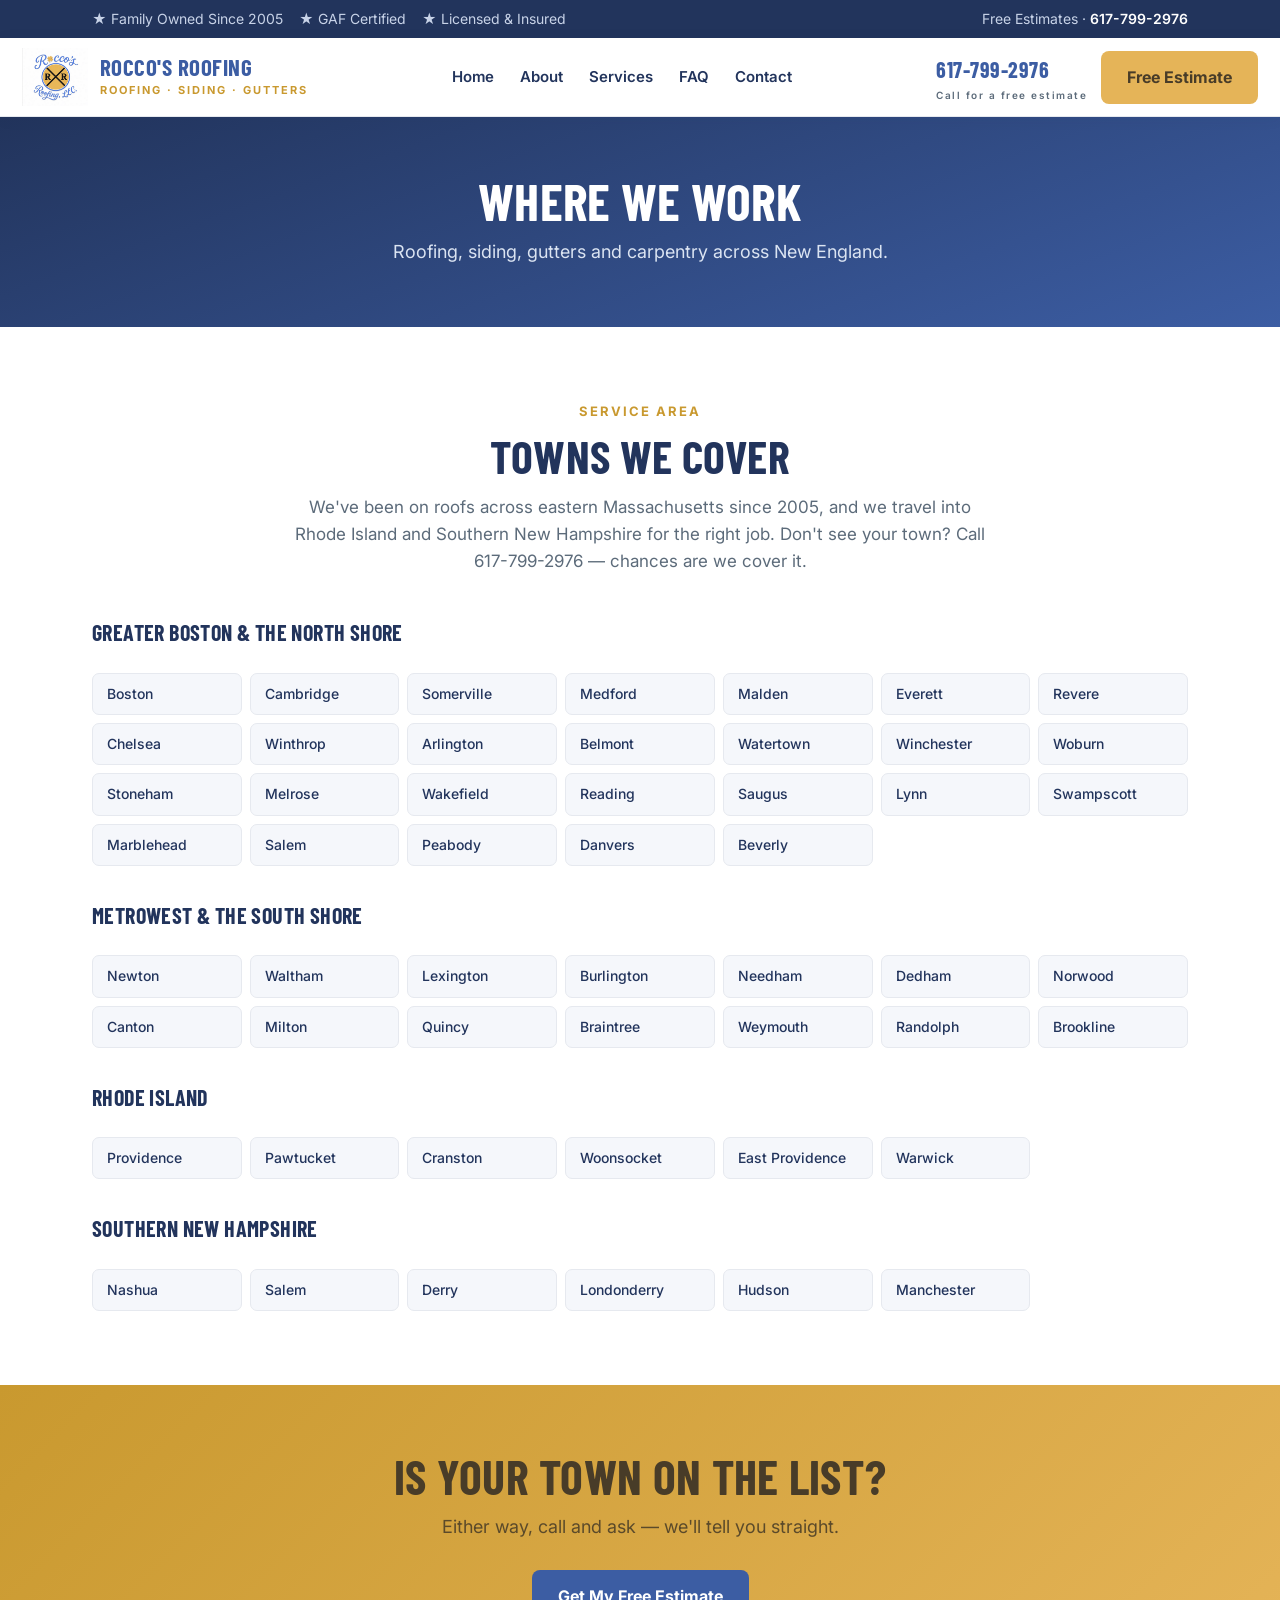
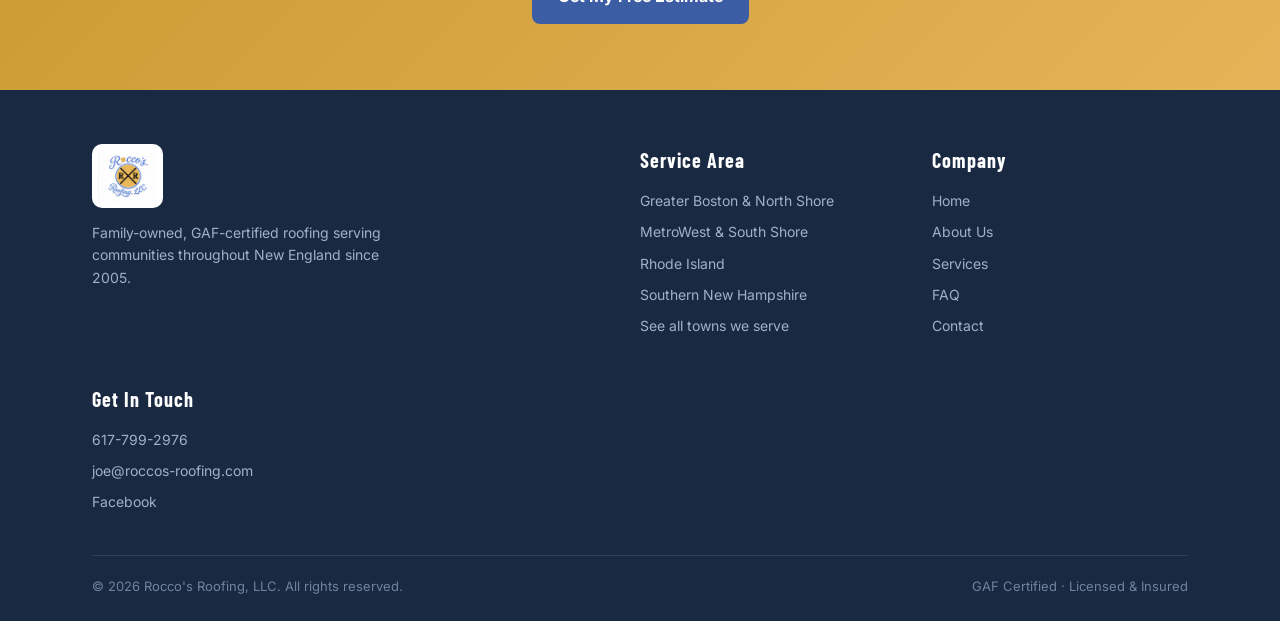
<file: service-area.html>
<!DOCTYPE html>
<html lang="en">
<head>
<meta charset="UTF-8">
<meta name="viewport" content="width=device-width, initial-scale=1.0">
<title>Service Area | Roofing in Greater Boston, RI & Southern NH</title>
<meta name="description" content="Rocco's Roofing serves Greater Boston, the North Shore, MetroWest, the South Shore, Rhode Island and Southern New Hampshire. Free estimates — call 617-799-2976.">
<link rel="icon" href="favicon.ico" sizes="any">
<link rel="icon" type="image/png" sizes="32x32" href="favicon-32.png">
<link rel="icon" type="image/png" sizes="16x16" href="favicon-16.png">
<link rel="apple-touch-icon" href="apple-touch-icon.png">
<link rel="manifest" href="site.webmanifest">
<meta name="theme-color" content="#22345c">
<meta property="og:type" content="website">
<meta property="og:site_name" content="Rocco's Roofing, LLC">
<meta property="og:title" content="Service Area | Roofing in Greater Boston, RI & Southern NH">
<meta property="og:description" content="Rocco's Roofing serves Greater Boston, the North Shore, MetroWest, the South Shore, Rhode Island and Southern New Hampshire. Free estimates — call 617-799-2976.">
<meta property="og:url" content="https://roccosroofing.com/service-area.html">
<meta property="og:image" content="https://roccosroofing.com/og-image.png">
<meta name="twitter:card" content="summary_large_image">
<meta name="twitter:title" content="Service Area | Roofing in Greater Boston, RI & Southern NH">
<meta name="twitter:description" content="Rocco's Roofing serves Greater Boston, the North Shore, MetroWest, the South Shore, Rhode Island and Southern New Hampshire. Free estimates — call 617-799-2976.">
<meta name="twitter:image" content="https://roccosroofing.com/og-image.png">
<link rel="canonical" href="https://roccosroofing.com/service-area.html">
<link rel="preconnect" href="https://fonts.googleapis.com"><link rel="preconnect" href="https://fonts.gstatic.com" crossorigin>
<link href="https://fonts.googleapis.com/css2?family=Barlow+Condensed:wght@600;700&family=Inter:wght@400;500;600;700&display=swap" rel="stylesheet">
<link rel="stylesheet" href="style.css">
</head>
<body>
<a class="skip-link" href="#main">Skip to main content</a>
<div class="topbar"><div class="wrap">
  <div class="badges"><span>★ Family Owned Since 2005</span><span>★ GAF Certified</span><span>★ Licensed &amp; Insured</span></div>
  <div>Free Estimates · <a href="tel:+16177992976">617-799-2976</a></div>
</div></div>
<header><div class="nav">
  <a class="brand" href="index.html"><img src="logo.png" alt="Rocco's Roofing, LLC logo" width="66" height="58"><span class="bt"><b>Rocco's Roofing</b><small>Roofing · Siding · Gutters</small></span></a>
  <nav class="menu" id="menu" aria-label="Main"><a href="index.html">Home</a><a href="about.html">About</a><a href="services.html">Services</a><a href="faq.html">FAQ</a><a href="contact.html">Contact</a></nav>
  <div class="nav-cta"><a class="phone-link" href="tel:+16177992976">617-799-2976<span>Call for a free estimate</span></a><a class="btn btn-gold" href="#estimate-form">Free Estimate</a><button class="hamburger" id="burger" type="button" aria-label="Open menu" aria-expanded="false" aria-controls="menu"><span></span><span></span><span></span></button></div>
</div></header>

<main id="main">
<section class="page-hero"><div class="wrap"><h1>Where We Work</h1><p>Roofing, siding, gutters and carpentry across New England.</p></div></section>

<section class="pad"><div class="wrap">
  <div class="sec-head">
    <div class="kick">Service Area</div>
    <h2>Towns we cover</h2>
    <p>We've been on roofs across eastern Massachusetts since 2005, and we travel into Rhode Island and Southern New Hampshire for the right job. Don't see your town? Call <a href="tel:+16177992976">617-799-2976</a> — chances are we cover it.</p>
  </div>

  <!-- TODO(Rocco): this list is what makes you findable when someone searches
       "roofer in <town>". Cut anything you wouldn't actually drive to, and add
       the towns you work in most — accuracy matters more than length here. -->

  <h3 class="town-head">Greater Boston &amp; the North Shore</h3>
  <ul class="towns"><li>Boston</li><li>Cambridge</li><li>Somerville</li><li>Medford</li><li>Malden</li><li>Everett</li><li>Revere</li><li>Chelsea</li><li>Winthrop</li><li>Arlington</li><li>Belmont</li><li>Watertown</li><li>Winchester</li><li>Woburn</li><li>Stoneham</li><li>Melrose</li><li>Wakefield</li><li>Reading</li><li>Saugus</li><li>Lynn</li><li>Swampscott</li><li>Marblehead</li><li>Salem</li><li>Peabody</li><li>Danvers</li><li>Beverly</li></ul>

  <h3 class="town-head">MetroWest &amp; the South Shore</h3>
  <ul class="towns"><li>Newton</li><li>Waltham</li><li>Lexington</li><li>Burlington</li><li>Needham</li><li>Dedham</li><li>Norwood</li><li>Canton</li><li>Milton</li><li>Quincy</li><li>Braintree</li><li>Weymouth</li><li>Randolph</li><li>Brookline</li></ul>

  <h3 class="town-head">Rhode Island</h3>
  <ul class="towns"><li>Providence</li><li>Pawtucket</li><li>Cranston</li><li>Woonsocket</li><li>East Providence</li><li>Warwick</li></ul>

  <h3 class="town-head">Southern New Hampshire</h3>
  <ul class="towns"><li>Nashua</li><li>Salem</li><li>Derry</li><li>Londonderry</li><li>Hudson</li><li>Manchester</li></ul>
</div></section>

<section class="final"><div class="wrap">
  <h2>Is your town on the list?</h2>
  <p>Either way, call and ask — we'll tell you straight.</p>
  <a class="btn btn-blue" href="contact.html">Get My Free Estimate</a>
</div></section>
</main>

<footer><div class="wrap">
  <div class="foot-grid">
    <div><a class="brand" href="index.html"><img src="logo.png" alt="Rocco's Roofing, LLC" width="72" height="64" loading="lazy"></a><p style="max-width:320px;margin-top:14px">Family-owned, GAF-certified roofing serving communities throughout New England since 2005.</p></div>
    <div><h4>Service Area</h4><ul><li>Greater Boston &amp; North Shore</li><li>MetroWest &amp; South Shore</li><li>Rhode Island</li><li>Southern New Hampshire</li><li><a href="service-area.html">See all towns we serve</a></li></ul></div>
    <div><h4>Company</h4><ul><li><a href="index.html">Home</a></li><li><a href="about.html">About Us</a></li><li><a href="services.html">Services</a></li><li><a href="faq.html">FAQ</a></li><li><a href="contact.html">Contact</a></li></ul></div>
    <div><h4>Get In Touch</h4><ul><li><a href="tel:+16177992976">617-799-2976</a></li><li><a href="mailto:joe@roccos-roofing.com">joe@roccos-roofing.com</a></li><li><a href="https://facebook.com/RoccosroofingLLC" target="_blank" rel="noopener">Facebook</a></li><!-- TODO(Rocco): paste your Google Business Profile link here so review stars can show in search.
           <li><a href="https://g.page/YOUR-PROFILE" target="_blank" rel="noopener">Google Reviews</a></li> --></ul></div>
  </div>
  <div class="foot-bottom"><div>© 2026 Rocco's Roofing, LLC. All rights reserved.</div><div>GAF Certified · Licensed &amp; Insured</div></div>
</div></footer>
<script src="site.js" defer></script>
</body>
</html>
</file>
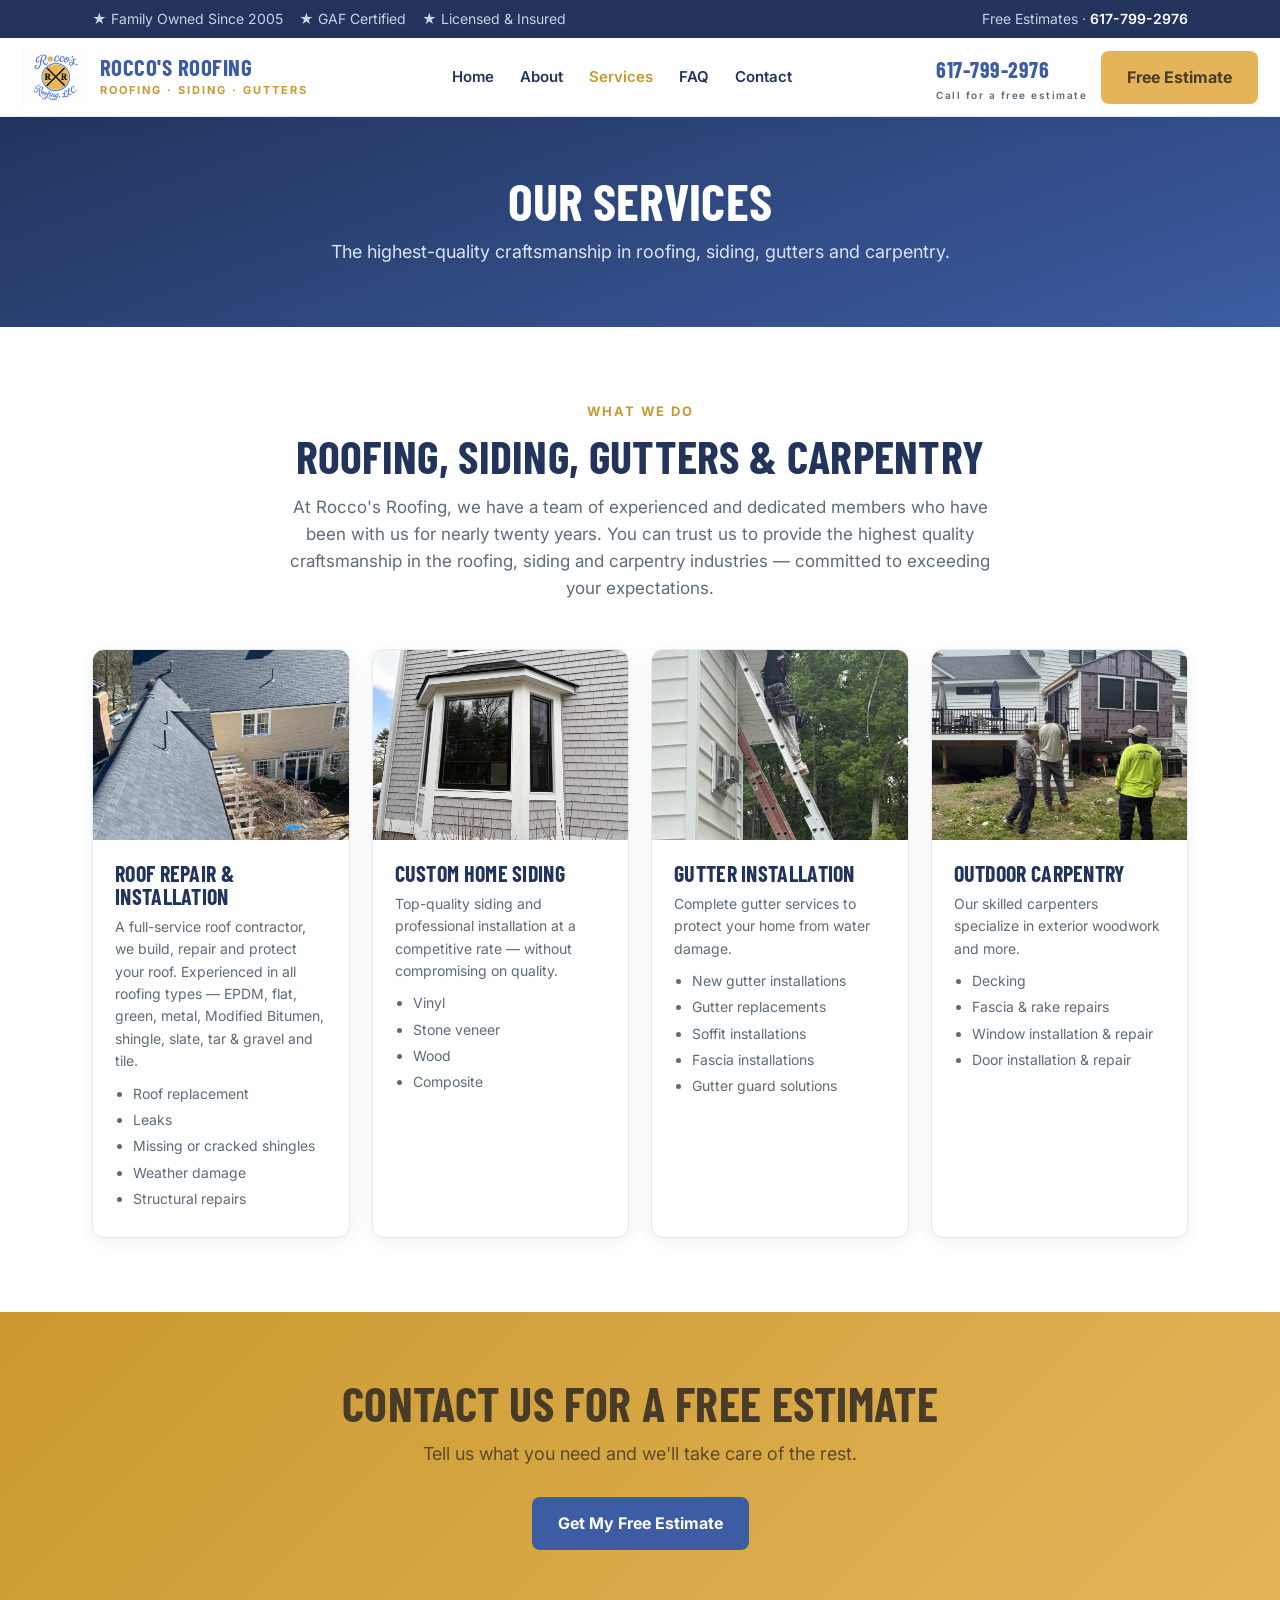
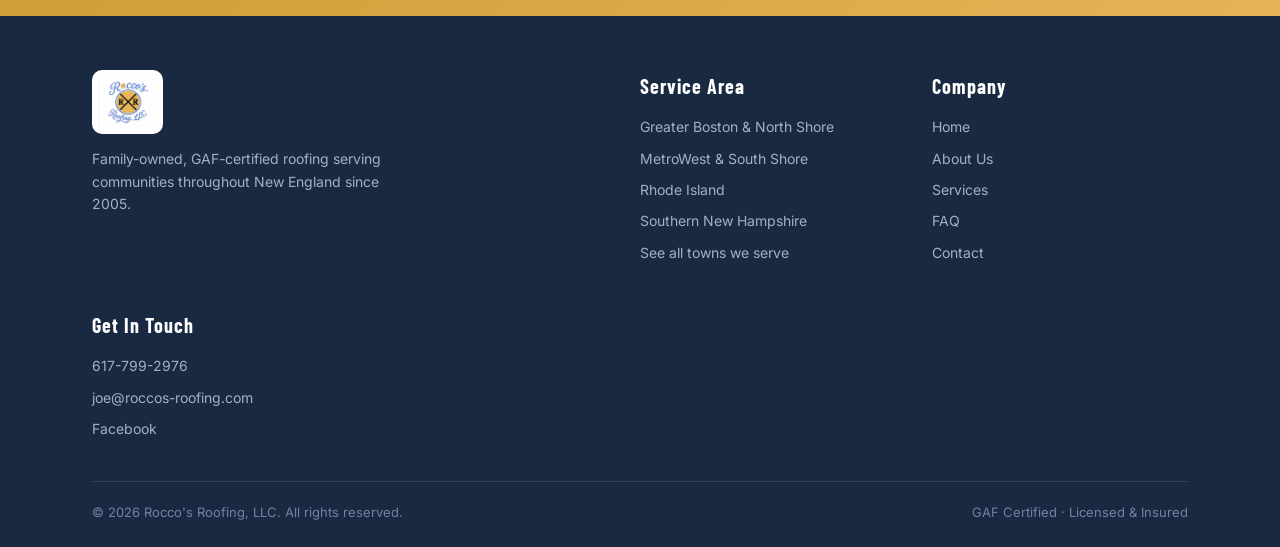
<file: services.html>
<!DOCTYPE html>
<html lang="en">
<head>
<meta charset="UTF-8">
<meta name="viewport" content="width=device-width, initial-scale=1.0">
<title>Our Services | Rocco's Roofing, LLC</title>
<meta name="description" content="Roofing repair &amp; installation, custom home siding, gutter installation and outdoor carpentry from Rocco's Roofing — serving New England. Free estimates: 617-799-2976.">
<link rel="icon" href="favicon.ico" sizes="any">
<link rel="icon" type="image/png" sizes="32x32" href="favicon-32.png">
<link rel="icon" type="image/png" sizes="16x16" href="favicon-16.png">
<link rel="apple-touch-icon" href="apple-touch-icon.png">
<link rel="manifest" href="site.webmanifest">
<meta name="theme-color" content="#22345c">
<meta property="og:type" content="website">
<meta property="og:site_name" content="Rocco's Roofing, LLC">
<meta property="og:title" content="Our Services | Rocco's Roofing, LLC">
<meta property="og:description" content="Roofing repair &amp; installation, custom home siding, gutter installation and outdoor carpentry from Rocco's Roofing — serving New England. Free estimates: 617-799-2976.">
<meta property="og:url" content="https://roccosroofing.com/services.html">
<meta property="og:image" content="https://roccosroofing.com/og-image.png">
<meta name="twitter:card" content="summary_large_image">
<meta name="twitter:title" content="Our Services | Rocco's Roofing, LLC">
<meta name="twitter:description" content="Roofing repair &amp; installation, custom home siding, gutter installation and outdoor carpentry from Rocco's Roofing — serving New England. Free estimates: 617-799-2976.">
<meta name="twitter:image" content="https://roccosroofing.com/og-image.png">
<link rel="canonical" href="https://roccosroofing.com/services.html">
<link rel="preconnect" href="https://fonts.googleapis.com"><link rel="preconnect" href="https://fonts.gstatic.com" crossorigin>
<link href="https://fonts.googleapis.com/css2?family=Barlow+Condensed:wght@600;700&family=Inter:wght@400;500;600;700&display=swap" rel="stylesheet">
<link rel="stylesheet" href="style.css">
</head>
<body>
<a class="skip-link" href="#main">Skip to main content</a>
<div class="topbar"><div class="wrap">
  <div class="badges"><span>★ Family Owned Since 2005</span><span>★ GAF Certified</span><span>★ Licensed &amp; Insured</span></div>
  <div>Free Estimates · <a href="tel:+16177992976">617-799-2976</a></div>
</div></div>
<header><div class="nav">
  <a class="brand" href="index.html"><img src="logo.png" alt="Rocco's Roofing, LLC logo" width="66" height="58"><span class="bt"><b>Rocco's Roofing</b><small>Roofing · Siding · Gutters</small></span></a>
  <nav class="menu" id="menu" aria-label="Main"><a href="index.html">Home</a><a href="about.html">About</a><a href="services.html" class="active">Services</a><a href="faq.html">FAQ</a><a href="contact.html">Contact</a></nav>
  <div class="nav-cta"><a class="phone-link" href="tel:+16177992976">617-799-2976<span>Call for a free estimate</span></a><a class="btn btn-gold" href="contact.html">Free Estimate</a><button class="hamburger" id="burger" type="button" aria-label="Open menu" aria-expanded="false" aria-controls="menu"><span></span><span></span><span></span></button></div>
</div></header>

<main id="main">
<section class="page-hero"><div class="wrap"><h1>Our Services</h1><p>The highest-quality craftsmanship in roofing, siding, gutters and carpentry.</p></div></section>

<section class="pad"><div class="wrap">
  <div class="sec-head"><div class="kick">What we do</div><h2>Roofing, Siding, Gutters &amp; Carpentry</h2><p>At Rocco's Roofing, we have a team of experienced and dedicated members who have been with us for nearly twenty years. You can trust us to provide the highest quality craftsmanship in the roofing, siding and carpentry industries — committed to exceeding your expectations.</p></div>
  <div class="svc-grid">
    <div class="svc"><div class="photo-top"><picture><source srcset="images/work-finished-roof.webp" type="image/webp"><img src="images/work-finished-roof.jpg" alt="Completed shingle roof by Rocco's Roofing" loading="lazy" width="750" height="1000"></picture></div><div class="body"><h3>Roof Repair &amp; Installation</h3><p>A full-service roof contractor, we build, repair and protect your roof. Experienced in all roofing types — EPDM, flat, green, metal, Modified Bitumen, shingle, slate, tar &amp; gravel and tile.</p><ul><li>Roof replacement</li><li>Leaks</li><li>Missing or cracked shingles</li><li>Weather damage</li><li>Structural repairs</li></ul></div></div>
    <div class="svc"><div class="photo-top"><picture><source srcset="images/work-siding-window.webp" type="image/webp"><img src="images/work-siding-window.jpg" alt="Custom cedar shake siding around a bay window" loading="lazy" width="1000" height="750"></picture></div><div class="body"><h3>Custom Home Siding</h3><p>Top-quality siding and professional installation at a competitive rate — without compromising on quality.</p><ul><li>Vinyl</li><li>Stone veneer</li><li>Wood</li><li>Composite</li></ul></div></div>
    <div class="svc"><div class="photo-top"><picture><source srcset="images/work-soffit.webp" type="image/webp"><img src="images/work-soffit.jpg" alt="Soffit, fascia and gutter work by Rocco's Roofing" loading="lazy" width="750" height="1000"></picture></div><div class="body"><h3>Gutter Installation</h3><p>Complete gutter services to protect your home from water damage.</p><ul><li>New gutter installations</li><li>Gutter replacements</li><li>Soffit installations</li><li>Fascia installations</li><li>Gutter guard solutions</li></ul></div></div>
    <div class="svc"><div class="photo-top"><picture><source srcset="images/work-addition.webp" type="image/webp"><img src="images/work-addition.jpg" alt="Outdoor carpentry and home addition work" loading="lazy" width="750" height="1000"></picture></div><div class="body"><h3>Outdoor Carpentry</h3><p>Our skilled carpenters specialize in exterior woodwork and more.</p><ul><li>Decking</li><li>Fascia &amp; rake repairs</li><li>Window installation &amp; repair</li><li>Door installation &amp; repair</li></ul></div></div>
  </div>
</div></section>

<section class="final"><div class="wrap">
  <h2>Contact us for a free estimate</h2><p>Tell us what you need and we'll take care of the rest.</p>
  <a class="btn btn-blue" href="contact.html">Get My Free Estimate</a>
</div></section>

</main>

<footer><div class="wrap">
  <div class="foot-grid">
    <div><a class="brand" href="index.html"><img src="logo.png" alt="Rocco's Roofing, LLC" width="72" height="64" loading="lazy"></a><p style="max-width:320px;margin-top:14px">Family-owned, GAF-certified roofing serving communities throughout New England since 2005.</p></div>
    <div><h4>Service Area</h4><ul><li>Greater Boston &amp; North Shore</li><li>MetroWest &amp; South Shore</li><li>Rhode Island</li><li>Southern New Hampshire</li><li><a href="service-area.html">See all towns we serve</a></li></ul></div>
    <div><h4>Company</h4><ul><li><a href="index.html">Home</a></li><li><a href="about.html">About Us</a></li><li><a href="services.html">Services</a></li><li><a href="faq.html">FAQ</a></li><li><a href="contact.html">Contact</a></li></ul></div>
    <div><h4>Get In Touch</h4><ul><li><a href="tel:+16177992976">617-799-2976</a></li><li><a href="mailto:joe@roccos-roofing.com">joe@roccos-roofing.com</a></li><li><a href="https://facebook.com/RoccosroofingLLC" target="_blank" rel="noopener">Facebook</a></li><!-- TODO(Rocco): paste your Google Business Profile link here so review stars can show in search.
           <li><a href="https://g.page/YOUR-PROFILE" target="_blank" rel="noopener">Google Reviews</a></li> --></ul></div>
  </div>
  <div class="foot-bottom"><div>© 2026 Rocco's Roofing, LLC. All rights reserved.</div><div>GAF Certified · Licensed &amp; Insured</div></div>
</div></footer>
<script src="site.js" defer></script>
</body>
</html>
</file>
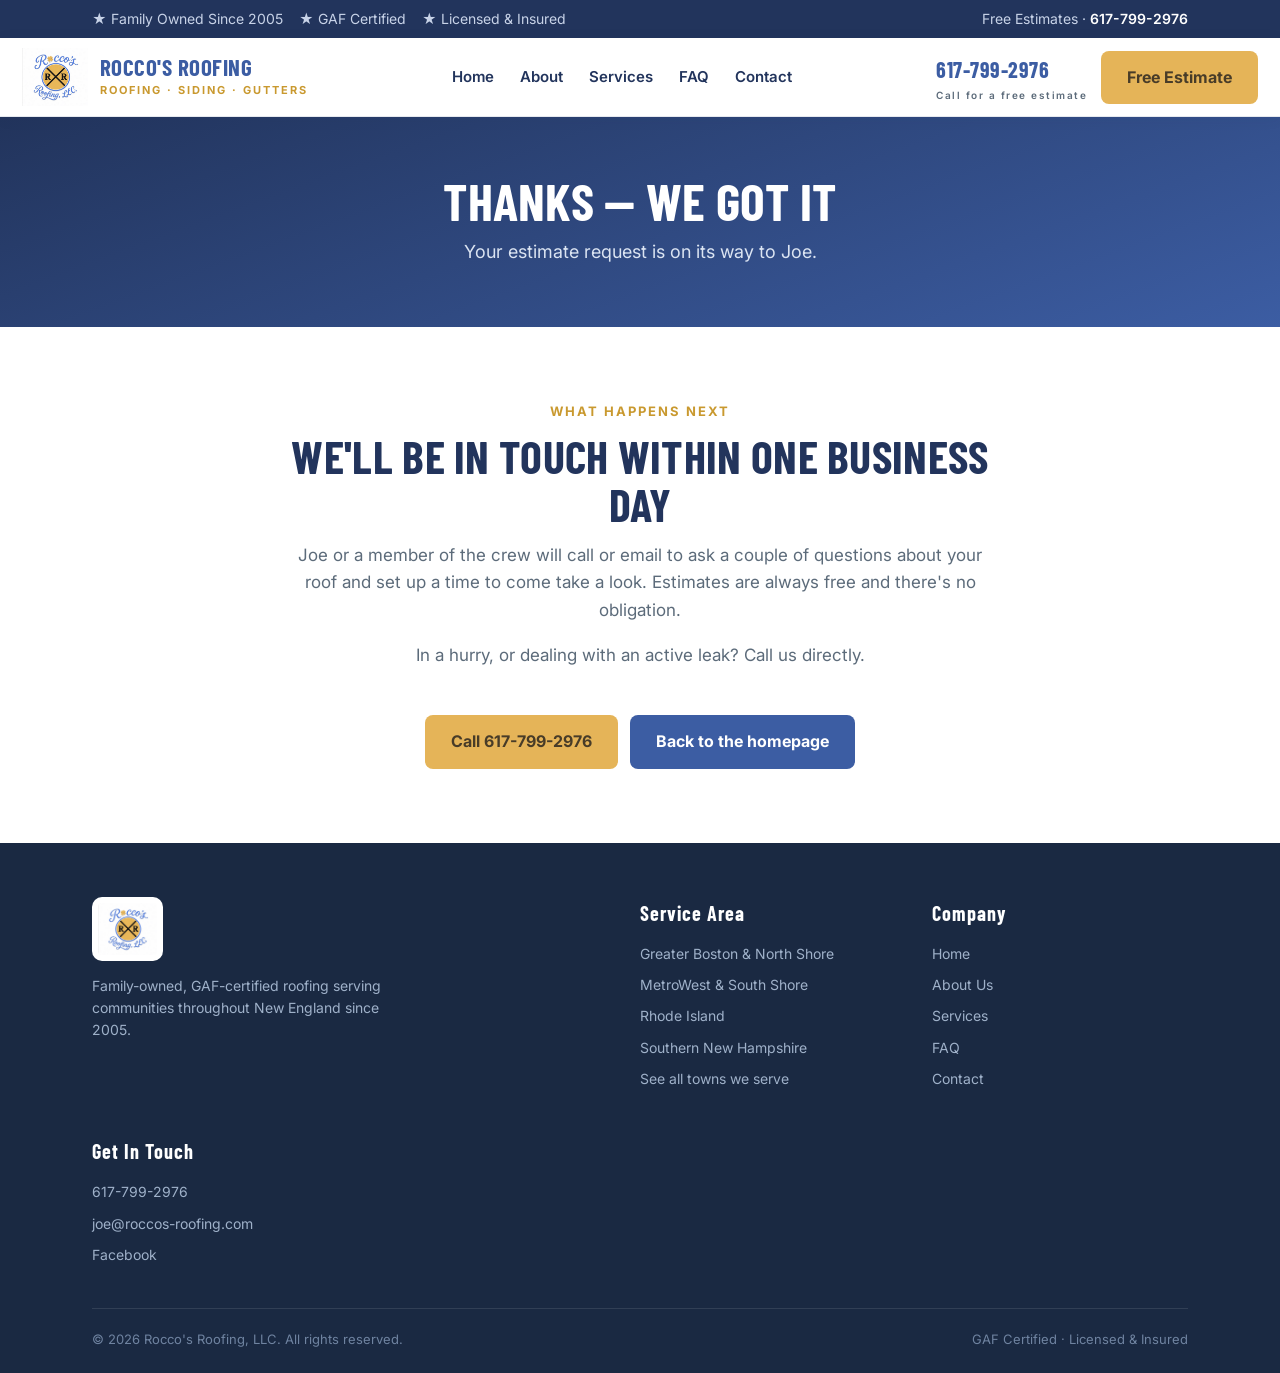
<file: thanks.html>
<!DOCTYPE html>
<html lang="en">
<head>
<meta charset="UTF-8">
<meta name="viewport" content="width=device-width, initial-scale=1.0">
<title>Thank You | Rocco's Roofing, LLC</title>
<meta name="description" content="Thanks for contacting Rocco's Roofing. We'll get back to you within one business day.">
<meta name="robots" content="noindex">
<link rel="icon" href="favicon.ico" sizes="any">
<link rel="icon" type="image/png" sizes="32x32" href="favicon-32.png">
<link rel="icon" type="image/png" sizes="16x16" href="favicon-16.png">
<link rel="apple-touch-icon" href="apple-touch-icon.png">
<link rel="manifest" href="site.webmanifest">
<meta name="theme-color" content="#22345c">
<meta property="og:type" content="website">
<meta property="og:site_name" content="Rocco's Roofing, LLC">
<meta property="og:title" content="Thank You | Rocco's Roofing, LLC">
<meta property="og:description" content="Thanks for contacting Rocco's Roofing. We'll get back to you within one business day.">
<meta property="og:url" content="https://roccosroofing.com/thanks.html">
<meta property="og:image" content="https://roccosroofing.com/og-image.png">
<meta name="twitter:card" content="summary_large_image">
<meta name="twitter:title" content="Thank You | Rocco's Roofing, LLC">
<meta name="twitter:description" content="Thanks for contacting Rocco's Roofing. We'll get back to you within one business day.">
<meta name="twitter:image" content="https://roccosroofing.com/og-image.png">
<link rel="canonical" href="https://roccosroofing.com/thanks.html">
<link rel="preconnect" href="https://fonts.googleapis.com"><link rel="preconnect" href="https://fonts.gstatic.com" crossorigin>
<link href="https://fonts.googleapis.com/css2?family=Barlow+Condensed:wght@600;700&family=Inter:wght@400;500;600;700&display=swap" rel="stylesheet">
<link rel="stylesheet" href="style.css">
</head>
<body>
<a class="skip-link" href="#main">Skip to main content</a>
<div class="topbar"><div class="wrap">
  <div class="badges"><span>★ Family Owned Since 2005</span><span>★ GAF Certified</span><span>★ Licensed &amp; Insured</span></div>
  <div>Free Estimates · <a href="tel:+16177992976">617-799-2976</a></div>
</div></div>
<header><div class="nav">
  <a class="brand" href="index.html"><img src="logo.png" alt="Rocco's Roofing, LLC logo" width="66" height="58"><span class="bt"><b>Rocco's Roofing</b><small>Roofing · Siding · Gutters</small></span></a>
  <nav class="menu" id="menu" aria-label="Main"><a href="index.html">Home</a><a href="about.html">About</a><a href="services.html">Services</a><a href="faq.html">FAQ</a><a href="contact.html">Contact</a></nav>
  <div class="nav-cta"><a class="phone-link" href="tel:+16177992976">617-799-2976<span>Call for a free estimate</span></a><a class="btn btn-gold" href="#estimate-form">Free Estimate</a><button class="hamburger" id="burger" type="button" aria-label="Open menu" aria-expanded="false" aria-controls="menu"><span></span><span></span><span></span></button></div>
</div></header>

<main id="main">
<section class="page-hero"><div class="wrap"><h1>Thanks — we got it</h1><p>Your estimate request is on its way to Joe.</p></div></section>

<section class="pad"><div class="wrap">
  <div class="sec-head">
    <div class="kick">What happens next</div>
    <h2>We'll be in touch within one business day</h2>
    <p>Joe or a member of the crew will call or email to ask a couple of questions about your roof and set up a time to come take a look. Estimates are always free and there's no obligation.</p>
    <p style="margin-top:18px">In a hurry, or dealing with an active leak? Call us directly.</p>
  </div>
  <div style="text-align:center">
    <a class="btn btn-gold" href="tel:+16177992976">Call 617-799-2976</a>
    <a class="btn btn-blue" href="index.html" style="margin-left:8px">Back to the homepage</a>
  </div>
</div></section>
</main>

<footer><div class="wrap">
  <div class="foot-grid">
    <div><a class="brand" href="index.html"><img src="logo.png" alt="Rocco's Roofing, LLC" width="72" height="64" loading="lazy"></a><p style="max-width:320px;margin-top:14px">Family-owned, GAF-certified roofing serving communities throughout New England since 2005.</p></div>
    <div><h4>Service Area</h4><ul><li>Greater Boston &amp; North Shore</li><li>MetroWest &amp; South Shore</li><li>Rhode Island</li><li>Southern New Hampshire</li><li><a href="service-area.html">See all towns we serve</a></li></ul></div>
    <div><h4>Company</h4><ul><li><a href="index.html">Home</a></li><li><a href="about.html">About Us</a></li><li><a href="services.html">Services</a></li><li><a href="faq.html">FAQ</a></li><li><a href="contact.html">Contact</a></li></ul></div>
    <div><h4>Get In Touch</h4><ul><li><a href="tel:+16177992976">617-799-2976</a></li><li><a href="mailto:joe@roccos-roofing.com">joe@roccos-roofing.com</a></li><li><a href="https://facebook.com/RoccosroofingLLC" target="_blank" rel="noopener">Facebook</a></li><!-- TODO(Rocco): paste your Google Business Profile link here so review stars can show in search.
           <li><a href="https://g.page/YOUR-PROFILE" target="_blank" rel="noopener">Google Reviews</a></li> --></ul></div>
  </div>
  <div class="foot-bottom"><div>© 2026 Rocco's Roofing, LLC. All rights reserved.</div><div>GAF Certified · Licensed &amp; Insured</div></div>
</div></footer>
<script src="site.js" defer></script>
</body>
</html>
</file>
<file: style.css>
:root{
  --blue:#6F92E0;--blue-deep:#3c5da3;--blue-darker:#22345c;
  --gold:#E5B458;--gold-deep:#c9992f;
  --ink:#2b2b2b;--warmblack:#483C28;--muted:#5c6b7a;
  --line:#e6e9ef;--bg-soft:#f5f7fb;--white:#ffffff;
  --radius:12px;--shadow:0 10px 30px rgba(34,52,92,.12);
}
*{box-sizing:border-box;margin:0;padding:0}
html{scroll-behavior:smooth}
body{font-family:'Inter',system-ui,-apple-system,Segoe UI,Roboto,sans-serif;color:var(--ink);line-height:1.6;background:var(--white)}
h1,h2,h3{font-family:'Barlow Condensed','Inter',sans-serif;line-height:1.05;letter-spacing:.3px;text-transform:uppercase}
a{color:inherit;text-decoration:none}
img{max-width:100%;display:block}
.wrap{max-width:1140px;margin:0 auto;padding:0 22px}
.btn{display:inline-flex;align-items:center;gap:8px;font-weight:700;padding:14px 26px;border-radius:8px;font-size:16px;transition:.2s;cursor:pointer;border:0;font-family:'Inter',sans-serif}
.btn-gold{background:var(--gold);color:var(--warmblack)}
.btn-gold:hover{background:var(--gold-deep);color:#fff;transform:translateY(-1px)}
.btn-ghost{background:transparent;color:#fff;border:2px solid rgba(255,255,255,.6)}
.btn-ghost:hover{background:rgba(255,255,255,.14);border-color:#fff}
.btn-blue{background:var(--blue-deep);color:#fff}
.btn-blue:hover{background:var(--blue-darker)}
.topbar{background:var(--blue-darker);color:#c8d3e8;font-size:14px}
.topbar .wrap{display:flex;justify-content:space-between;align-items:center;padding:8px 22px;flex-wrap:wrap;gap:6px}
.topbar a{color:#fff;font-weight:600}
.topbar .badges span{margin-right:16px;white-space:nowrap}
header{position:sticky;top:0;z-index:50;background:#fff;border-bottom:1px solid var(--line);box-shadow:0 2px 14px rgba(34,52,92,.06)}
.nav{display:flex;align-items:center;justify-content:space-between;padding:10px 22px}
.brand{display:flex;align-items:center;gap:12px}
.brand img{height:58px;width:auto}
.brand .bt b{font-family:'Barlow Condensed';font-size:23px;letter-spacing:.5px;text-transform:uppercase;color:var(--blue-deep);line-height:1;display:block}
.brand .bt small{display:block;font-size:11px;letter-spacing:2px;text-transform:uppercase;color:var(--gold-deep);font-weight:700;margin-top:3px}
nav.menu{display:flex;align-items:center;gap:26px}
nav.menu a{font-weight:600;font-size:15px;color:var(--blue-darker)}
nav.menu a:hover,nav.menu a.active{color:var(--gold-deep)}
.nav-cta{display:flex;align-items:center;gap:14px}
.phone-link{font-family:'Barlow Condensed';font-size:22px;color:var(--blue-deep);font-weight:700;letter-spacing:.5px}
.phone-link span{display:block;font-family:'Inter';font-size:10px;letter-spacing:1.5px;color:var(--muted);font-weight:600}
.hamburger{display:none;background:none;border:0;cursor:pointer;flex-direction:column;gap:5px;padding:8px}
.hamburger span{width:26px;height:3px;background:var(--blue-deep);border-radius:2px}
.hero{position:relative;background:linear-gradient(160deg,var(--blue-darker) 0%,var(--blue-deep) 60%,var(--blue) 130%);color:#fff;overflow:hidden}
.hero::after{content:"";position:absolute;inset:0;background:repeating-linear-gradient(135deg,rgba(255,255,255,.04) 0 2px,transparent 2px 22px);opacity:.6}
.hero .roofline{position:absolute;bottom:-1px;left:0;width:100%;height:70px;display:block}
.hero .wrap{position:relative;z-index:2;padding:76px 22px 104px}
.hero .eyebrow{display:inline-block;background:rgba(229,180,88,.2);color:#f2d79b;border:1px solid rgba(229,180,88,.5);padding:6px 14px;border-radius:30px;font-size:13px;font-weight:700;letter-spacing:1px;text-transform:uppercase;margin-bottom:18px}
.hero h1{font-size:clamp(38px,6vw,66px);color:#fff;max-width:840px}
.hero h1 em{font-style:normal;color:var(--gold)}
.hero p.lead{font-size:clamp(17px,2.2vw,21px);color:#dbe4f2;max-width:610px;margin:20px 0 32px}
.hero .cta-row{display:flex;gap:14px;flex-wrap:wrap}
.trust{display:flex;gap:30px;flex-wrap:wrap;margin-top:44px;padding-top:26px;border-top:1px solid rgba(255,255,255,.16)}
.trust div{min-width:110px}
.trust b{font-family:'Barlow Condensed';font-size:34px;color:var(--gold);display:block;line-height:1}
.trust small{color:#b7c4da;font-size:13px;letter-spacing:.5px}
section.pad{padding:74px 0}
.sec-head{text-align:center;max-width:700px;margin:0 auto 46px}
.sec-head .kick{color:var(--gold-deep);font-weight:700;letter-spacing:2px;text-transform:uppercase;font-size:13px}
.sec-head h2{font-size:clamp(30px,4.5vw,46px);color:var(--blue-darker);margin:10px 0 14px}
.sec-head p{color:var(--muted);font-size:17px}
.page-hero{background:linear-gradient(160deg,var(--blue-darker),var(--blue-deep));color:#fff;padding:56px 0 60px;text-align:center}
.page-hero h1{font-size:clamp(34px,5vw,52px);color:#fff}
.page-hero p{color:#dbe4f2;font-size:18px;margin-top:10px}
.features{display:grid;grid-template-columns:repeat(auto-fit,minmax(200px,1fr));gap:20px}
.feature{background:#fff;border:1px solid var(--line);border-radius:var(--radius);padding:26px 22px;text-align:center;transition:.2s}
.feature:hover{transform:translateY(-4px);box-shadow:var(--shadow);border-color:transparent}
.feature .ic{width:56px;height:56px;margin:0 auto 14px;border-radius:12px;background:var(--bg-soft);display:grid;place-items:center;color:var(--blue-deep)}
.feature h3{font-size:20px;color:var(--blue-darker);margin-bottom:6px}
.feature p{font-size:14px;color:var(--muted)}
.services{background:var(--bg-soft)}
.svc-grid{display:grid;grid-template-columns:repeat(auto-fit,minmax(240px,1fr));gap:22px}
.svc{background:#fff;border-radius:var(--radius);overflow:hidden;box-shadow:0 4px 18px rgba(34,52,92,.07);transition:.2s;border:1px solid var(--line)}
.svc:hover{transform:translateY(-5px);box-shadow:var(--shadow)}
.svc .top{height:96px;display:grid;place-items:center;color:#fff}
.svc.a .top{background:linear-gradient(135deg,var(--blue-darker),var(--blue-deep))}
.svc.b .top{background:linear-gradient(135deg,var(--gold-deep),var(--gold))}
.svc.c .top{background:linear-gradient(135deg,var(--blue-deep),var(--blue))}
.svc.d .top{background:linear-gradient(135deg,#8a6a2c,var(--gold-deep))}
.svc .body{padding:22px}
.svc h3{font-size:22px;color:var(--blue-darker);margin-bottom:8px}
.svc p{font-size:14px;color:var(--muted);margin-bottom:10px}
.svc ul{margin:0 0 0 18px;color:var(--muted);font-size:14px}
.svc ul li{margin-bottom:4px}
.area{background:var(--blue-darker);color:#fff;text-align:center;padding:58px 0}
.area h2{font-size:clamp(26px,4vw,40px);color:#fff}
.area p{color:#c7d3e8;font-size:18px;margin-top:10px}
.area .btn{margin-top:30px}
/* Town lists. On the dark .area band they invert; on a white page they don't. */
.towns{list-style:none;display:grid;grid-template-columns:repeat(auto-fill,minmax(140px,1fr));gap:8px;margin:28px 0 0;text-align:left}
.towns li{background:var(--bg-soft);border:1px solid var(--line);padding:9px 14px;border-radius:7px;font-size:14px;font-weight:500;color:var(--blue-darker)}
.area .towns li{background:rgba(255,255,255,.08);border-color:rgba(255,255,255,.18);color:#e3eaf7}
.town-head{font-size:22px;color:var(--blue-darker);margin:38px 0 0;letter-spacing:.4px}
.town-head:first-of-type{margin-top:8px}
.split{display:grid;grid-template-columns:1fr 1fr;gap:50px;align-items:center}
.split .imgcard{background:linear-gradient(150deg,var(--blue-deep),var(--blue));border-radius:var(--radius);min-height:320px;display:grid;place-items:center;position:relative;overflow:hidden;padding:30px}
.split .imgcard img{max-width:70%;filter:drop-shadow(0 8px 20px rgba(0,0,0,.25));background:#fff;border-radius:50%;padding:14px}
.split h2{font-size:clamp(28px,4vw,42px);color:var(--blue-darker);margin-bottom:16px}
.split .kick{color:var(--gold-deep);font-weight:700;letter-spacing:2px;text-transform:uppercase;font-size:13px}
.split p{color:var(--muted);margin-bottom:14px}
.split ul{list-style:none;margin:18px 0}
.split li{padding-left:30px;position:relative;margin-bottom:10px;color:var(--ink);font-weight:500}
.split li::before{content:"\2713";position:absolute;left:0;top:1px;color:#fff;background:var(--gold-deep);width:20px;height:20px;border-radius:50%;font-size:12px;display:grid;place-items:center}
.faq-list{max-width:820px;margin:0 auto}
.faq-item{border:1px solid var(--line);border-radius:var(--radius);margin-bottom:16px;overflow:hidden;background:#fff}
.faq-item summary{cursor:pointer;padding:20px 24px;font-family:'Barlow Condensed';font-size:22px;color:var(--blue-darker);list-style:none;display:flex;justify-content:space-between;align-items:center;letter-spacing:.3px}
.faq-item summary::-webkit-details-marker{display:none}
.faq-item summary::after{content:"+";color:var(--gold-deep);font-size:26px;font-weight:700}
.faq-item[open] summary::after{content:"\2013"}
.faq-item .ans{padding:0 24px 22px;color:var(--muted)}
.contact-grid{display:grid;grid-template-columns:1fr 1fr;gap:44px}
.contact-info h3{font-size:26px;color:var(--blue-darker);margin-bottom:14px}
.contact-info p{color:var(--muted);margin-bottom:14px}
.contact-info .row{display:flex;align-items:center;gap:12px;margin-bottom:14px;font-size:16px;color:var(--ink)}
.contact-info .row .ic{width:42px;height:42px;border-radius:10px;background:var(--bg-soft);display:grid;place-items:center;color:var(--blue-deep);flex:none}
form.cf{background:var(--bg-soft);border:1px solid var(--line);border-radius:var(--radius);padding:26px}
form.cf label{display:block;font-size:13px;font-weight:600;color:var(--blue-darker);margin:0 0 6px}
form.cf input,form.cf textarea{width:100%;padding:12px 14px;border:1px solid var(--line);border-radius:8px;font-size:15px;margin-bottom:16px;font-family:inherit;background:#fff}
form.cf .two{display:grid;grid-template-columns:1fr 1fr;gap:14px}
form.cf textarea{min-height:120px;resize:vertical}
.final{background:linear-gradient(135deg,var(--gold-deep),var(--gold));color:var(--warmblack);text-align:center;padding:66px 0}
.final h2{font-size:clamp(30px,4.5vw,48px);color:var(--warmblack)}
.final p{font-size:18px;margin:12px 0 28px;color:#5b4a2a}
footer{background:#1a2942;color:#9fb1c9;padding:54px 0 24px;font-size:14px}
.foot-grid{display:grid;grid-template-columns:2fr 1fr 1fr;gap:36px;padding-bottom:32px;border-bottom:1px solid rgba(255,255,255,.1)}
footer h4{color:#fff;font-family:'Barlow Condensed';font-size:20px;letter-spacing:1px;margin-bottom:14px}
footer a:hover{color:var(--gold)}
footer .brand img{height:64px;background:#fff;border-radius:10px;padding:6px}
footer ul{list-style:none}
footer li{margin-bottom:9px}
.foot-bottom{padding-top:20px;display:flex;justify-content:space-between;flex-wrap:wrap;gap:8px;font-size:13px;color:#6f83a0}
@media(max-width:860px){
  nav.menu,.nav-cta .phone-link{display:none}
  .hamburger{display:flex}
  .split,.contact-grid{grid-template-columns:1fr}
  .foot-grid{grid-template-columns:1fr 1fr}
  nav.menu.open{display:flex;position:absolute;top:100%;left:0;right:0;background:#fff;flex-direction:column;padding:18px 22px;gap:16px;border-bottom:1px solid var(--line);box-shadow:var(--shadow)}
}
@media(max-width:520px){
  .foot-grid{grid-template-columns:1fr}
  .topbar .badges{display:none}
  form.cf .two{grid-template-columns:1fr}
  .hero .cta-row .btn{flex:1;justify-content:center}
  /* Keep the header on one line: drop the tagline and tighten the CTA so the
     name, the button and the hamburger all fit across a 360px phone. */
  .nav{padding:10px 16px;gap:10px}
  .brand{gap:9px}
  .brand img{height:44px}
  .brand .bt b{font-size:19px}
  .brand .bt small{display:none}
  .nav-cta{gap:8px}
  .nav-cta .btn-gold{padding:11px 14px;font-size:14px}
  .hamburger{padding:8px 0}
}

/* --- photos --- */
/* The hero photo is a real <img> rather than a CSS background so the browser can
   find it while the stylesheet is still loading. .hero-bg sits underneath, the
   ::before gradient darkens it, and .wrap floats the text above both. */
.hero-bg{position:absolute;inset:0;z-index:0}
.hero-bg img{width:100%;height:100%;object-fit:cover;object-position:center 42%}
/* Dark enough on the left for white type to pass contrast, clear enough on the
   right that you can actually see the roof they're selling. */
.hero::before{content:"";position:absolute;inset:0;z-index:1;background:linear-gradient(105deg,rgba(20,33,58,.92) 0%,rgba(28,45,80,.82) 42%,rgba(45,72,130,.5) 78%,rgba(111,146,224,.34) 100%)}
.hero::after{z-index:1}
.split .imgcard.photo{padding:0;min-height:360px;background:none}
.split .imgcard.photo img{width:100%;height:100%;min-height:360px;max-width:100%;object-fit:cover;border-radius:var(--radius);background:none;padding:0;filter:none;box-shadow:none}
.gallery{display:grid;grid-template-columns:repeat(auto-fill,minmax(250px,1fr));gap:14px}
.gallery a{position:relative;display:block;overflow:hidden;border-radius:10px;box-shadow:0 6px 18px rgba(34,52,92,.10)}
.gallery a>span.ph{display:block;width:100%;aspect-ratio:4/3}
.gallery img{position:absolute;inset:0;width:100%;height:100%;object-fit:cover;transition:transform .45s ease}
.gallery a:hover img{transform:scale(1.07)}
.gallery .cap{position:absolute;left:0;right:0;bottom:0;padding:24px 12px 10px;color:#fff;font-size:13px;font-weight:600;background:linear-gradient(transparent,rgba(15,23,40,.82));letter-spacing:.3px;z-index:2}
@media(max-width:520px){.gallery{grid-template-columns:1fr 1fr;gap:8px}}

/* service card photos */
.svc .photo-top{height:190px;overflow:hidden}
.svc .photo-top img{width:100%;height:100%;object-fit:cover;display:block;transition:transform .45s ease}
.svc:hover .photo-top img{transform:scale(1.06)}

/* certifications */
.certs{display:grid;grid-template-columns:repeat(auto-fit,minmax(260px,1fr));gap:22px;max-width:1000px;margin:0 auto}
.cert{background:#fff;border:1px solid var(--line);border-radius:var(--radius);overflow:hidden;box-shadow:0 4px 18px rgba(34,52,92,.07);text-align:center}
.cert img{width:100%;height:172px;object-fit:contain;background:#f5f7fb;padding:12px;border-bottom:1px solid var(--line)}
.cert .lab{padding:16px 18px}
.cert .lab b{display:block;font-family:'Barlow Condensed';font-size:20px;color:var(--blue-darker);letter-spacing:.3px;text-transform:uppercase}
.cert .lab span{font-size:13px;color:var(--muted)}

/* --- accessibility --- */
/* Off-screen until a keyboard user tabs to it, then it drops into view. */
.skip-link{position:absolute;left:-9999px;top:0;z-index:100;background:var(--gold);color:var(--warmblack);padding:12px 20px;font-weight:700;border-radius:0 0 8px 0}
.skip-link:focus{left:0}
:focus-visible{outline:3px solid var(--gold-deep);outline-offset:2px}

/* --- contact form --- */
.cf-title{font-size:24px;color:var(--blue-darker);margin-bottom:18px}
.cf-alt{font-size:14px;color:var(--muted);text-align:center;margin-top:14px}
.cf-alt a{color:var(--blue-deep);font-weight:700}
/* Honeypot: present in the DOM for bots, invisible and unreachable for people. */
.hp{position:absolute;left:-9999px;width:1px;height:1px;overflow:hidden}
.form-status{margin-top:14px;font-size:14px;line-height:1.5;padding:0}
.form-status:empty{display:none}
.form-status.ok{background:#eaf6ec;border:1px solid #b7dfc0;color:#1f5c2e;padding:12px 14px;border-radius:8px}
.form-status.err{background:#fdeceb;border:1px solid #f2c2be;color:#8c2318;padding:12px 14px;border-radius:8px}
.form-status a{text-decoration:underline;font-weight:700}
button[disabled]{opacity:.6;cursor:progress}

/* --- testimonials (markup is commented out in index.html until real ones exist) --- */
.quotes{display:grid;grid-template-columns:repeat(auto-fit,minmax(260px,1fr));gap:22px}
.quote{background:#fff;border:1px solid var(--line);border-left:4px solid var(--gold);border-radius:var(--radius);padding:24px}
.quote p{color:var(--ink);font-size:16px;margin-bottom:14px}
.quote cite{font-style:normal;font-size:13px;font-weight:700;color:var(--muted);letter-spacing:.5px;text-transform:uppercase}

/* --- lightbox --- */
.gallery a.lb{cursor:zoom-in}
.lightbox{position:fixed;inset:0;z-index:200;background:rgba(12,18,32,.93);display:none;align-items:center;justify-content:center;padding:56px 20px}
.lightbox.on{display:flex}
body.lb-locked{overflow:hidden}
.lightbox figure{max-width:min(1100px,100%);max-height:100%;display:flex;flex-direction:column;align-items:center;gap:12px}
.lightbox img{max-width:100%;max-height:78vh;width:auto;height:auto;border-radius:10px;box-shadow:0 20px 60px rgba(0,0,0,.5)}
.lightbox figcaption{color:#dbe4f2;font-size:14px;font-weight:600;letter-spacing:.3px;text-align:center}
.lb-close,.lb-nav{position:absolute;background:rgba(255,255,255,.1);border:1px solid rgba(255,255,255,.25);color:#fff;cursor:pointer;border-radius:50%;display:grid;place-items:center;transition:.2s}
.lb-close:hover,.lb-nav:hover{background:rgba(255,255,255,.22)}
.lb-close{top:16px;right:16px;width:44px;height:44px;font-size:28px;line-height:1}
.lb-nav{top:50%;transform:translateY(-50%);width:48px;height:48px;font-size:32px;line-height:1;padding-bottom:4px}
.lb-prev{left:12px}
.lb-next{right:12px}
@media(max-width:520px){
  .lightbox{padding:70px 10px}
  .lb-nav{width:40px;height:40px;font-size:26px}
}

@media(prefers-reduced-motion:reduce){
  html{scroll-behavior:auto}
  *,*::before,*::after{transition-duration:.01ms !important;animation-duration:.01ms !important}
  .feature:hover,.svc:hover{transform:none}
  .gallery a:hover img{transform:none}
}
</file>
